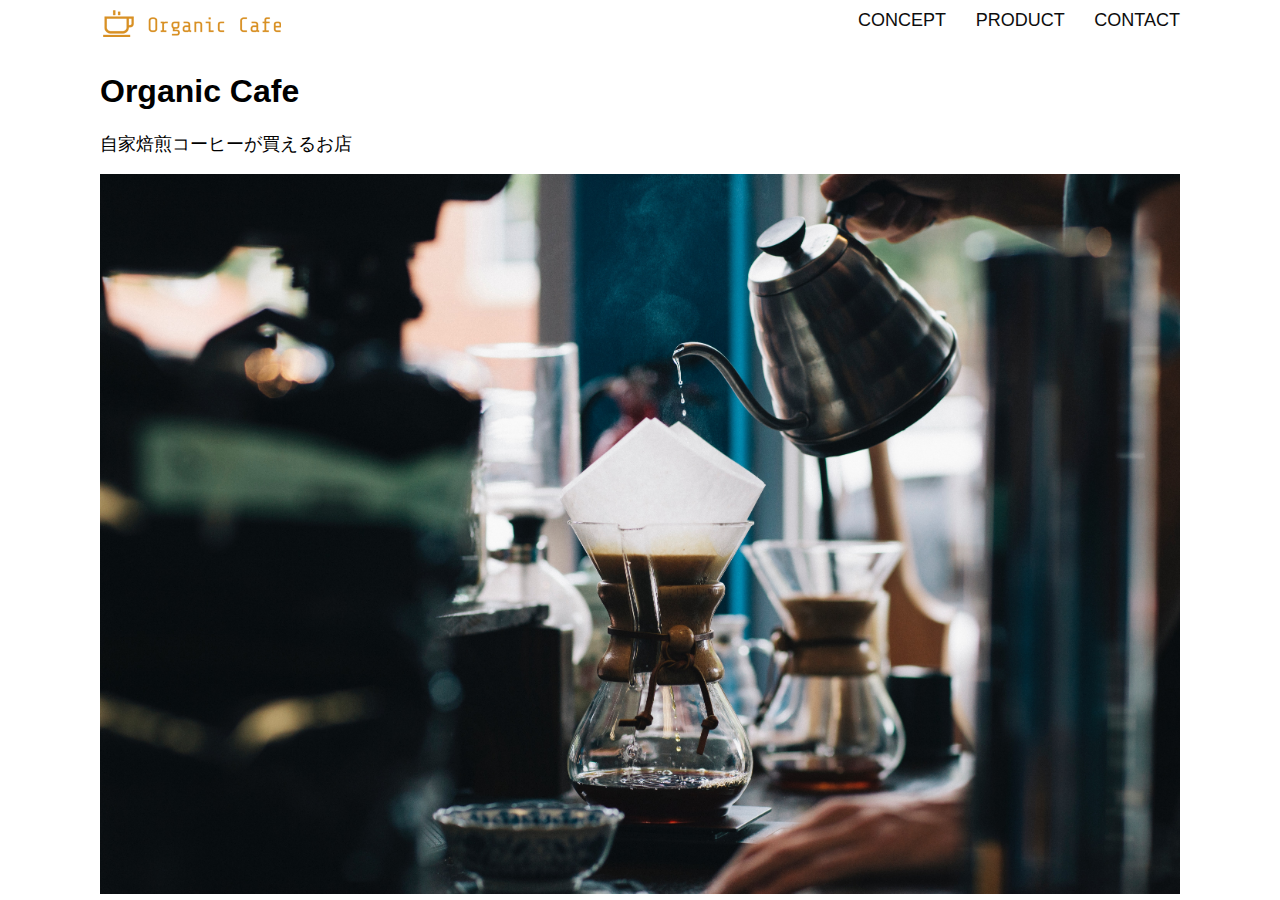
<file: html-css-kadai_13/index.html>
<!DOCTYPE html>
<html>
<head>
  <title>title</title>
  <meta name="description" content="html-css-kadai_13の課題です。">
  <meta charset="UTF-8">
  <meta name="viewport" content="width=device-width,initial-scale=1.0">
  <link rel="stylesheet" href="style.css">
</head>
<body>
  <header>
    <!--ロゴ-->
    <a href="index.html" id="logo"><img src="images/logo.png" alt="トップページに戻る"></a>
    <!--PC用ナビゲーション-->
    <nav id="nav-pc">
      <a href="index.html#concept">CONCEPT</a>
      <a href="index.html#PRODUCT">PRODUCT</a>
      <a href="index.html#contact">CONTACT</a>
    </nav>
    <!--スマホ用ナビゲーション-->
    <img id="menu-sp" src="images/button-menu.png" alt="ナビゲーションを開く" onclick="document.getElementById('nav-sp').style.display = 'block';">
    <nav id="nav-sp">
      <img id="close" src="images/button-close.png" alt="ナビゲーションを閉じる" onclick="document.getElementById('nav-sp').style.display = 'none';">
      <a id="logo-sp" href="index.html"  onclick="document.getElementById('nav-sp').style.display='none'" ><img src="images/logo-sp.png" alt="トップページに戻る"></a>
      <a class="menu" href="index.html#concept"  onclick="document.getElementById('nav-sp').style.display='none';">CONCEPT</a>
      <a class="menu" href="index.html#product" onclick="document.getElementById('nav-sp').style.display='none';">PRODUCT</a>
      <a class="menu" href="index.html#contact"  onclick="document.getElementById('nav-sp').style.display='none';">CONTACT</a>
    </nav>
  </header>
  <main>
    <article>
      <section id="main-visual">
        <div id="main-message">
          <h1>Organic Cafe</h1>
          <p>自家焙煎コーヒーが買えるお店</p>
        </div>
        <img src="images/main-image.jpg" alt="コーヒーを入れる写真">
      </section>
    </article>
  </main>
</body>
</html>
</file>
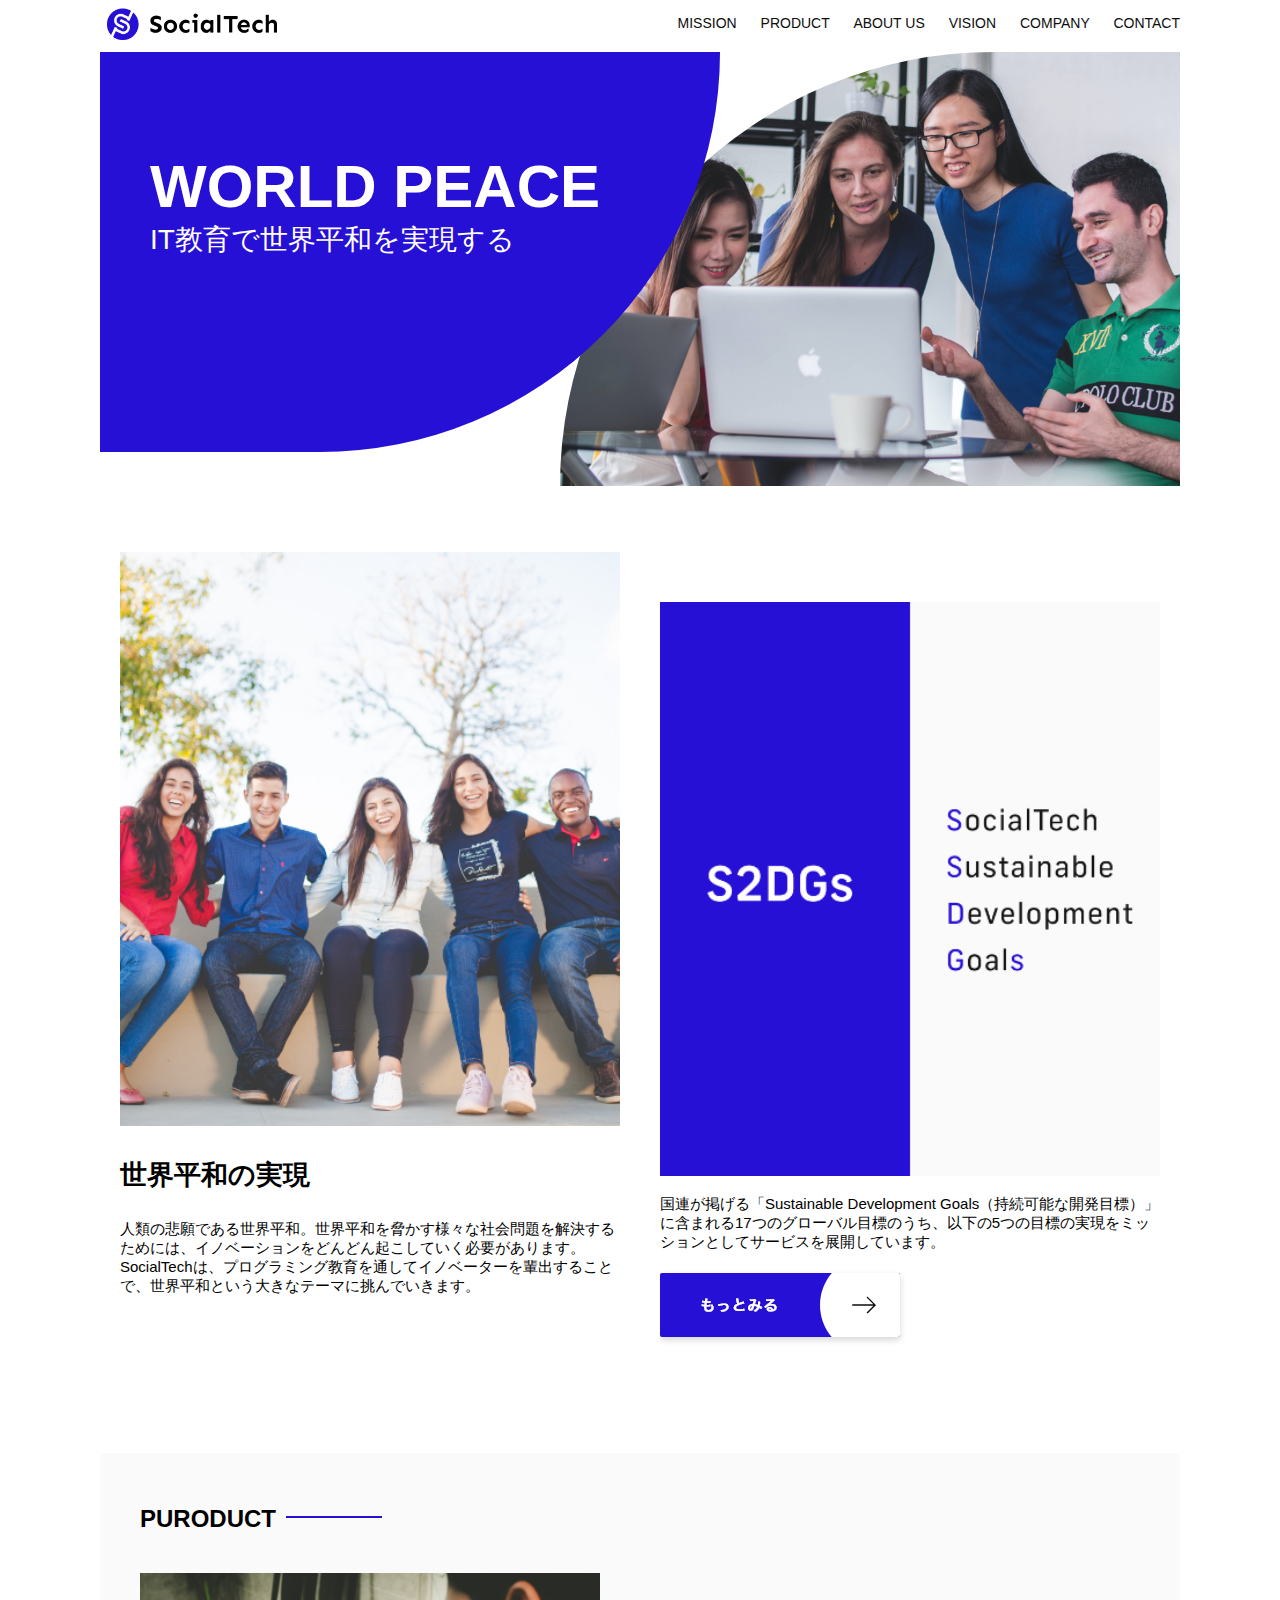
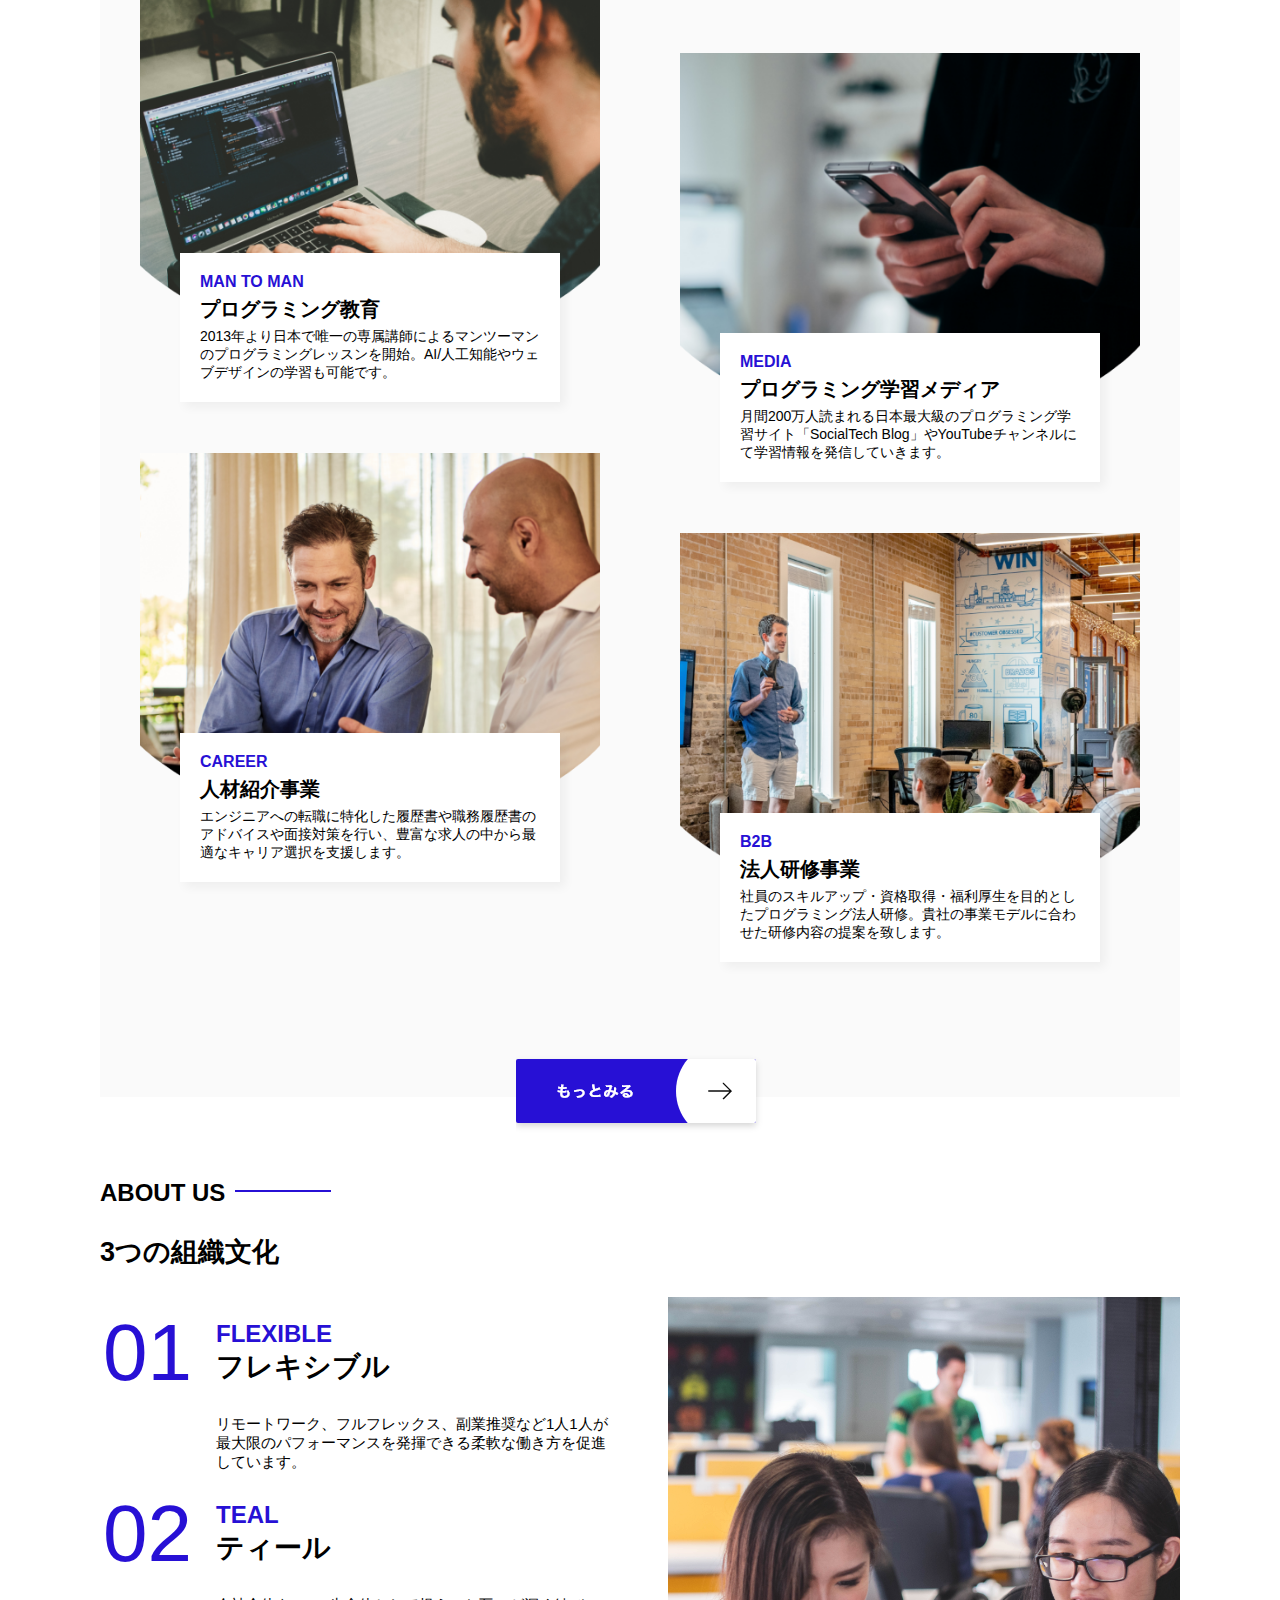
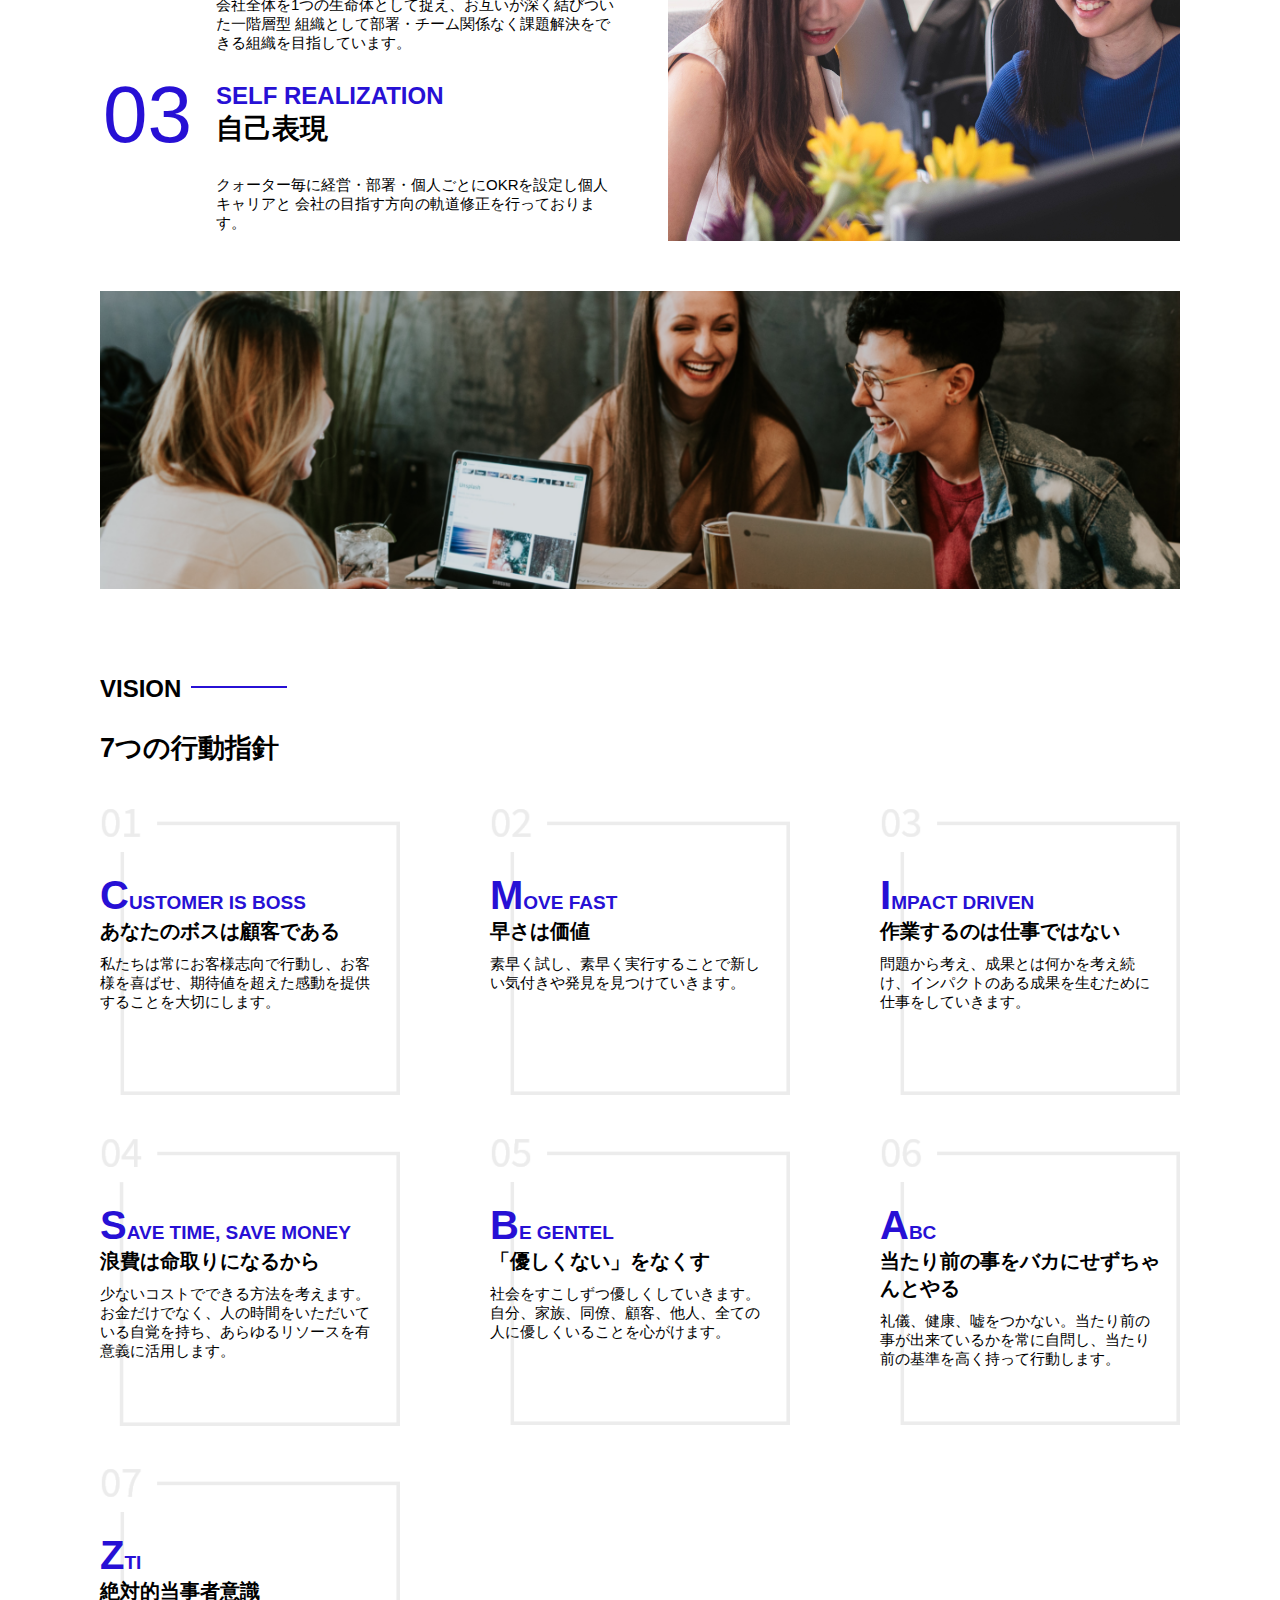
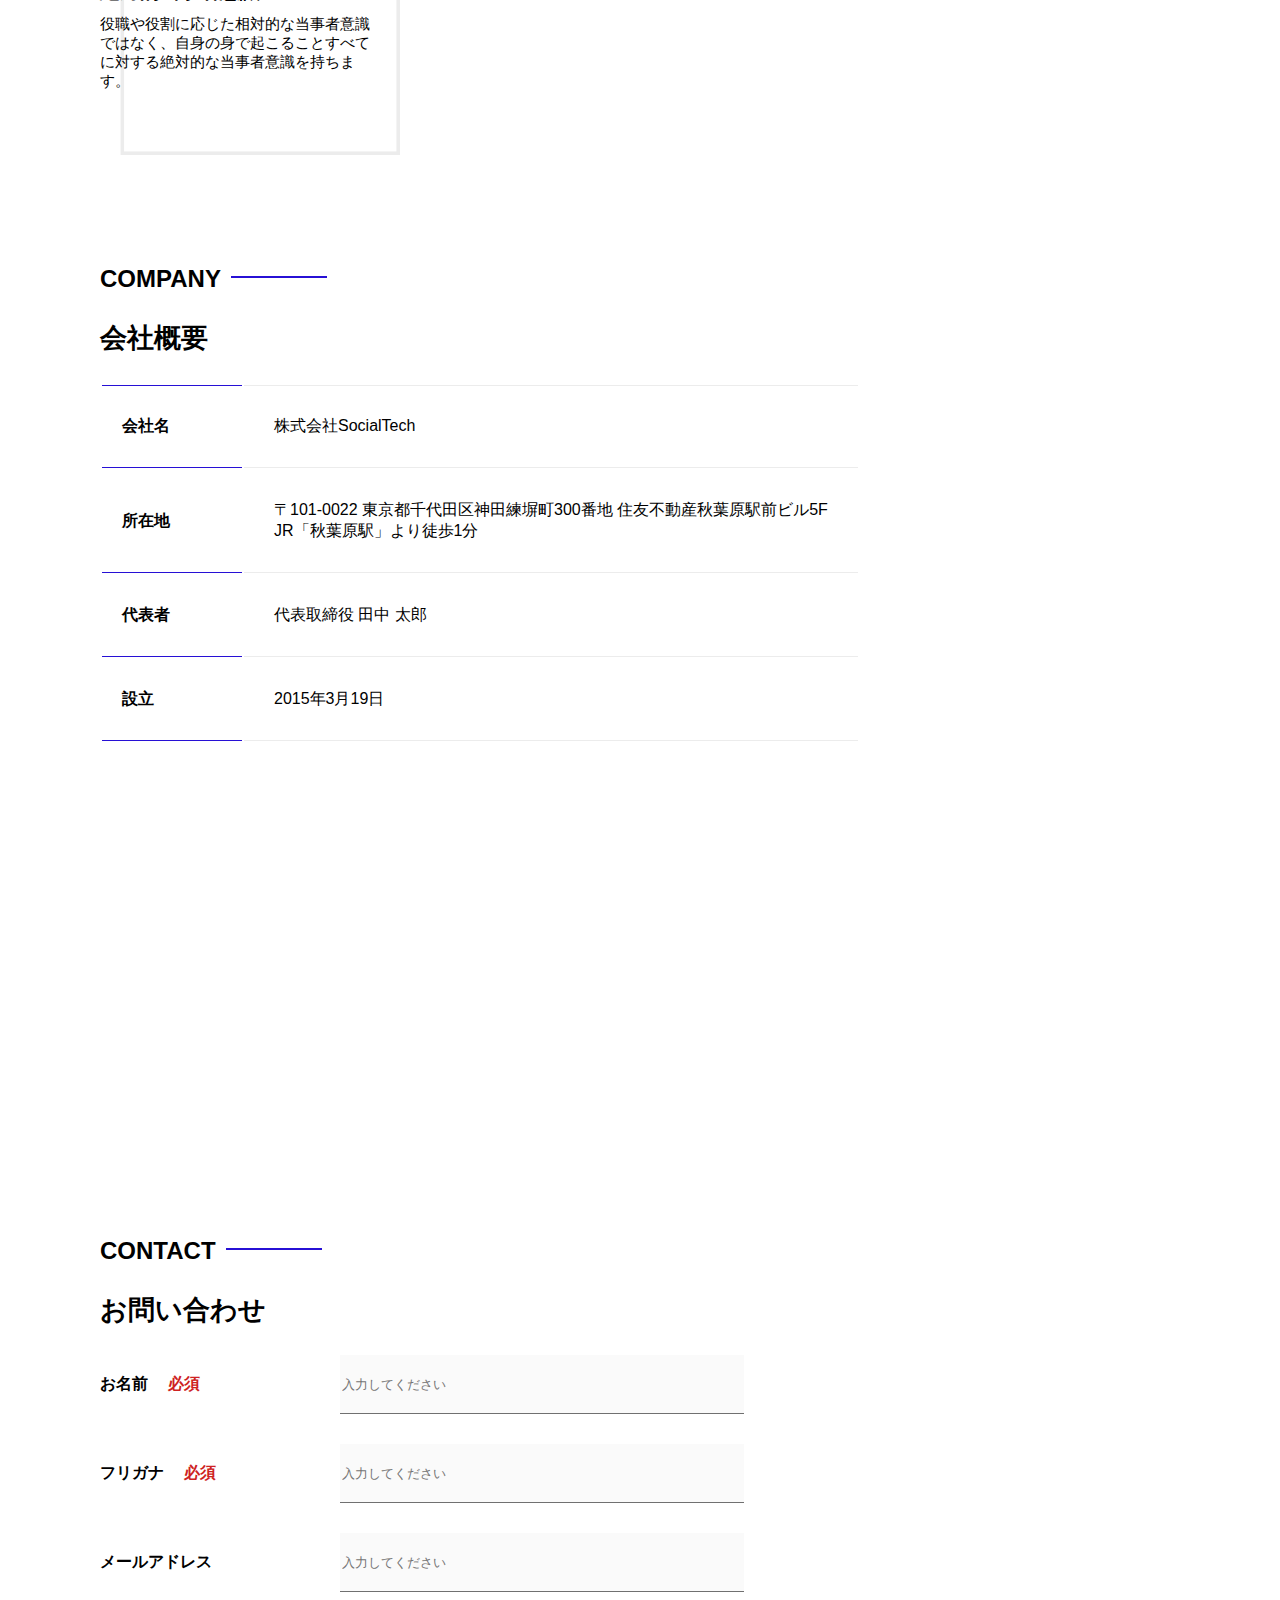
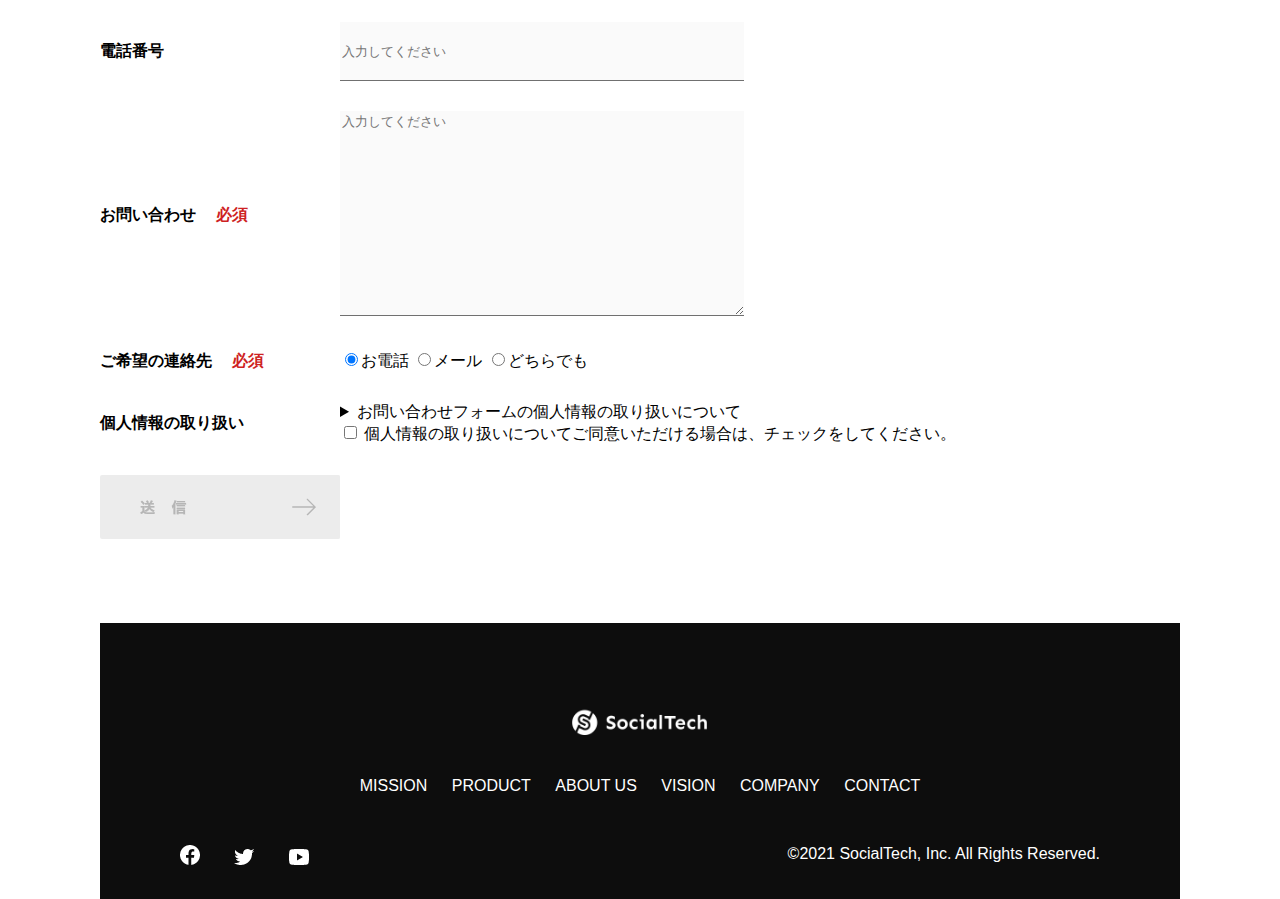
<file: kadai_tutorial_output/index.html>
<!DOCTYPE html>
<html>
  <head>
    <title>Socialtech</title>
    <meta name="description" content="SocialTechはEdTech業界のリーディングカンパニーを目指します。">
    <meta charset="utf-8">
    <meta name="viewport" content="width=device-width,initial-scale=1.0">
    <link rel="stylesheet" href="style.css">
  </head>
  <body>
    <header>
      <a href="index.html" id="logo"><img src="images/logo.png" alt="トップページに戻る"></a>
      <!--PCナビゲーション-->
      <nav id="nav-pc">
        <a href="mission.html">MISSION</a>
        <a href="product.html">PRODUCT</a>
        <a href="index.html#aboutus">ABOUT US</a>
        <a href="index.html#vision">VISION</a>
        <a href="index.html#company">COMPANY</a>
        <a href="index.html#contact">CONTACT</a>
      </nav>
      <!--スマホ用メニューボタン-->
      <img id="menu-sp" src="images/button-menu.png" alt="ナビゲーションを開く" onclick="document.getElementById('nav-sp').style.display = 'block';">
      <nav id="nav-sp">
        <img id="close" src="images/button-close.png" alt="ナビゲーションを閉じる"onclick="document.getElementById('nav-sp').style.display='none';">
        <a id="logo-sp" href="index.html" onclick="document.getElementById('nav-sp').style.display='none';"><img src="images/logo-sp.png" alt="トップページに戻る"></a>
        <a class="menu" href="mission.html" onclick="document.getElementById('nav-sp').style.display='none';">MISSION</a>
        <a class="menu" href="product.html" onclick="document.getElementById('nav-sp').style.display='none';">PRODUCT</a>
        <a class="menu" href="index.html#aboutus" onclick="document.getElementById('nav-sp').style.display='none';">ABOUT US</a>
        <a class="menu" href="index.html#vission" onclick="document.getElementById('nav-sp').style.display='none';">VISION</a>
        <a class="menu" href="index.html#company" onclick="document.getElementById('nav-sp').style.display='none';">COMPANY</a>
        <a class="menu" href="index.html#contact" onclick="document.getElementById('nav-sp').style.display='none';">CONTACT</a>
        <div id="sns">
          <a href="https://www.facebook.com/sejuku2013"><img src="images/button-facebook.png" alt="Facebookのリンク"></a>
          <a href="https://twitter.com/samuraijuku"><img src="images/button-twitter.png" alt="Twitterのリンク"></a>
          <a href="https://www.youtube.com/channel/UCCFOQO5aDK0xXam4cUQXT8g"><img src="images/button-youtube.png" alt="YouTubeのリンク"></a>
        </div>
      </nav> 
    </header>
  
  <!--======== 後略 ========-->
  
    </header>
    <main>
      <article>
       <!--メインビジュアル-->
       <section id="main-visual">
         <div id="main-message">
          <h1>WORLD PEACE</h1>
          <p>IT教育で世界平和を実現する</p>
         </div>
         <img src="images/index/index-main.png" alt="PCの周りに集まる多籍国の仲間たち">
       </section>
       <!--ミッション-->
       <section id="mission">
        <div id="mission-flex">
          <div>
            <img id="mission-photo" src="images/index/index-mission.png" alt="屋外のベンチで写真を撮影する多国籍の仲間たち">
            <h3>世界平和の実現</h3>
            <p>
              人類の悲願である世界平和。世界平和を脅かす様々な社会問題を解決するためには、イノベーションをどんどん起こしていく必要があります。SocialTechは、プログラミング教育を通してイノベーターを輩出することで、世界平和という大きなテーマに挑んでいきます。
            </p>
          </div>
          <div>
           <img id="s2dgs" src="images/index/s2dgs.png" alt="s2dgs">
           <p>
            国連が掲げる「Sustainable Development Goals（持続可能な開発目標）」に含まれる17つのグローバル目標のうち、以下の5つの目標の実現をミッションとしてサービスを展開しています。
           </p>
           <a href="mission.html">
             <img src="images/button-more.png" alt="もっとみる">
           </a>
          </div>
        </div>
       </section>
       <!--プロダクト-->
       <section id="product">
         <h2 class="index-h2">PURODUCT</h2>
         <div>
           <div id="product-left">
             <div>
               <img class="product-photo" src="images/index/index-mantoman.png" alt="PCでコードを書く男性">
               <div class="product-explain">
                 <span>MAN TO MAN</span>
                 <h3>プログラミング教育</h3>
                 <p>2013年より日本で唯一の専属講師によるマンツーマンのプログラミングレッスンを開始。AI/人工知能やウェブデザインの学習も可能です。</p>
               </div>
              </div>
              <div>
               <img class="product-photo" src="images/index/index-career.png" alt="笑顔で話し合う2人の男性">
               <div class="product-explain">
                 <span>CAREER</span>
                 <h3>人材紹介事業</h3>
                 <p>エンジニアへの転職に特化した履歴書や職務履歴書のアドバイスや面接対策を行い、豊富な求人の中から最適なキャリア選択を支援します。</p>
               </div>
             </div>
           </div>
           <div id="product-right">
             <div>
               <img class="product-photo" src="images/index/index-media.png" alt="スマートフォンを操作する人">
               <div class="product-explain">
                 <span>MEDIA</span>
                 <h3>プログラミング学習メディア</h3>
                 <p>月間200万人読まれる日本最大級のプログラミング学習サイト「SocialTech Blog」やYouTubeチャンネルにて学習情報を発信していきます。</p>
               </div>
             </div>
             <div>
               <img class="product-photo" src="images/index/index-b2b.png" alt="講演中の男性とそれを聴く人">
               <div class="product-explain">
                 <span>B2B</span>
                 <h3>法人研修事業</h3>
                 <p>社員のスキルアップ・資格取得・福利厚生を目的としたプログラミング法人研修。貴社の事業モデルに合わせた研修内容の提案を致します。</p>
               </div>
             </div> 
           </div>
         </div>
         <div>
           <a id="product-more" href="product.html">
             <img src="images/button-more.png" alt="もっとみる">
           </a>
         </div>
       </section>
       <section id="aboutus">
         <h2 class="index-h2">ABOUT US</h2>
         <h3>3つの組織文化</h3>
         <div>
           <table class="culture-table">
             <tr>
               <td>
                 <span class="culture-num">01</span>
               </td>
               <td>
                 <span class="culture-en">FLEXIBLE</span>
                 <span class="culture-jp">フレキシブル</span>
               </td>
             </tr>
             <tr>
               <td>
                 <!--空のセル-->
               </td>
               <td>
                 <p class="culture-description">
                  リモートワーク、フルフレックス、副業推奨など1人1人が最大限のパフォーマンスを発揮できる柔軟な働き方を促進しています。
                 </p>
               </td>
             </tr>
             <tr>
               <td>
                 <span class="culture-num">02</span>
               </td>
               <td>
                 <span class="culture-en">TEAL</span>
                 <span class="culture-jp">ティール</span>
               </td>
             </tr>
             <tr>
               <td>
                 <!--空のセル-->
               </td>
               <td>
               <p class="culture-description">
                 会社全体を1つの生命体として捉え、お互いが深く結びついた一階層型
                 組織として部署・チーム関係なく課題解決をできる組織を目指しています。
               </p>
               </td>
             </tr>
             <tr>
               <td>
                 <span class="culture-num">03</span>
               </td>
               <td>
                 <span class="culture-en">SELF REALIZATION</span>
                 <span class="culture-jp">自己表現</span>
               </td>
             </tr>
             <tr>
               <td>
                 <!--空のセル-->
               </td>
               <td>
               <p class="culture-description">
                 クォーター毎に経営・部署・個人ごとにOKRを設定し個人キャリアと
                 会社の目指す方向の軌道修正を行っております。
                </p>
               </td>
            </tr>
           </table>
            <img class="culture-img" src="images/index/index-aboutus1.png" alt="笑顔で話し合う2人の女性">
         </div>
          <img class="culture-img2" src="images/index/index-aboutus2.png" alt="笑顔で話し合う3人の女性">
        </section>
        <!--VISION-->
        <section id="vision">
          <h2 class="index-h2">VISION</h2>
          <h3>7つの行動指針</h3>
          <div>
            <div class="vision-box">
              <img src="images/index/vision-01.png" alt="01">
              <span>
                <h4>CUSTOMER IS BOSS</h4>
                <h5>あなたのボスは顧客である</h5>
                <p>私たちは常にお客様志向で行動し、お客様を喜ばせ、期待値を超えた感動を提供することを大切にします。</p>
              </span>
            </div>
            <div class="vision-box">
              <img src="images/index/vision-02.png" alt="02">
              <span>
                <h4>MOVE FAST</h4>
                <h5>早さは価値</h5>
                <p>素早く試し、素早く実行することで新しい気付きや発見を見つけていきます。</p>
              </span>
            </div>
            <div class="vision-box">
              <img src="images/index/vision-03.png" alt="03">
              <span>
                <h4>IMPACT DRIVEN</h4>
                <h5>作業するのは仕事ではない</h5>
                <p>問題から考え、成果とは何かを考え続け、インパクトのある成果を生むために仕事をしていきます。</p>
              </span>
            </div>
            <div class="vision-box">
              <img src="images/index/vision-04.png" alt="04">
              <span>
                <h4>SAVE TIME, SAVE MONEY</h4>
                <h5>浪費は命取りになるから</h5>
                <p>少ないコストでできる方法を考えます。お金だけでなく、人の時間をいただいている自覚を持ち、あらゆるリソースを有意義に活用します。</p>
              </span>
            </div>
            <div class="vision-box">
              <img src="images/index/vision-05.png" alt="05">
              <span>
                <h4>BE GENTEL</h4>
                <h5>「優しくない」をなくす</h5>
                <p>社会をすこしずつ優しくしていきます。自分、家族、同僚、顧客、他人、全ての人に優しくいることを心がけます。</p>
              </span>
            </div>
            <div class="vision-box">
              <img src="images/index/vision-06.png" alt="06">
              <span>
                <h4>ABC</h4>
                <h5>当たり前の事をバカにせずちゃんとやる</h5>
                <p>礼儀、健康、嘘をつかない。当たり前の事が出来ているかを常に自問し、当たり前の基準を高く持って行動します。</p>
              </span>
            </div>
            <div class="vision-box">
              <img src="images/index/vision-07.png" alt="07">
              <span>
                <h4>ZTI</h4>
                <h5>絶対的当事者意識</h5>
                <p>役職や役割に応じた相対的な当事者意識ではなく、自身の身で起こることすべてに対する絶対的な当事者意識を持ちます。</p>
              </span>
            </div>
          </div>
        </section>
        <!--COMPANY-->
        <section id="company">
          <h2 class="index-h2">COMPANY</h2>
          <h3>会社概要</h3>
           <table id="company-table">
             <tr>
               <th class="tableheader-first">会社名</th>
               <td class="cell-first">株式会社SocialTech</td>
             </tr>
             <tr>
               <th class="tableheader">所在地</th>
               <td class="cell">〒101-0022 東京都千代田区神田練塀町300番地 住友不動産秋葉原駅前ビル5F
               <br>JR「秋葉原駅」より徒歩1分</td>
             </tr>
             <tr>
               <th class="tableheader">代表者</th>
               <td class="cell">代表取締役 田中 太郎</td>
             </tr>
             <tr>
               <th class="tableheader">設立</th>
               <td class="cell">2015年3月19日</td>
             </tr>
           </table>
           <iframe
            src="https://www.google.com/maps/embed?pb=!1m18!1m12!1m3!1d3240.0688551336807!2d1039.7720776771055!3d35.69992317258124!2m3!1f0!2f0!3f0!3m2!1i1024!2i768!4f13.1!3m3!1m2!1s0x60188fee13660e23%3A0x77137876edf742ac!2z5L2P5Y-L5LiN5YuV55Sj56eL6JGJ5Y6f6aeF5YmN44OT44Or!5e0!3m2!1sja!2sjp!4v1704858013291!5m2!1sja!2sjp"
            style="border:0;" allowfullscreen="" loading="lazy">
           </iframe>
        </section>
        <!--お問い合わせフォーム-->
        <section id="contact">
          <h2 class="index-h2">CONTACT</h2>
          <h3>お問い合わせ</h3>
          <form>
             <div>
               <div class="contact-heading">
                 <label class="contact-label">お名前<span class="contact-span">必須</span></label>
               </div>
               <div>
                 <input type="text" name="hurigana" placeholder="入力してください" class="contact-textbox">
               </div>
             </div>
             <div>
               <div class="contact-heading">
                 <label class="contact-label">フリガナ<span class="contact-span">必須</span></label>
               </div>
               <div>
                 <input type="text" name="hurigana" placeholder="入力してください" class="contact-textbox">
               </div>
             </div>
             <div>
               <div class="contact-heading">
                 <label class="contact-label">メールアドレス<span class="contact-span"></span></label>
               </div>
               <div>
                 <input type="text" name="email" placeholder="入力してください" class="contact-textbox">
               </div>
             </div>
             <div>
               <div class="contact-heading">
                 <label class="contact-label">電話番号</label>
               </div>
               <div>
                 <input type="text" name="tel" placeholder="入力してください" class="contact-textbox">
               </div>
             </div>
             <div>
               <div class="contact-heading">
                 <label class="contact-label">お問い合わせ<span class="contact-span">必須</span></label>
               </div>
               <div>
                 <textarea class="contact-textarea" placeholder="入力してください" name="message"></textarea>
               </div>
             </div>
             <div>
               <div class="contact-heading">
                  <label class="contact-label">ご希望の連絡先<span class="contact-span">必須</span></label>
               </div>
               <div>
                 <input class="radiobutton" type="radio" value="tel" name="contact" checked><label>お電話</label>
                 <input class="radiobutton" type="radio" value="mail" name="contact"><label>メール</label>
                 <input class="radiobutton" type="radio" value="both" name="contact"><label>どちらでも</label>
               </div>
             </div>
             <div>
               <div class="contact-heading">
                 <label class="contact-label">個人情報の取り扱い</label>
               </div>
               <div>
                 <details>
                   <summary>お問い合わせフォームの個人情報の取り扱いについて</summary>
                   <div>
                     <span>１．組織の名称又は氏名</span><br>
                      株式会社SocialTech<br><br>
                      <span>２．個人情報保護管理者（若しくはその代理人）の氏名又は職名、所属及び連絡先
                      鈴木 一郎 コーポレート部</span><br>
                      メールアドレス:samurai@example.com<br>
                      TEL:03-1234-5678<br>
                      <span>３．個人情報の利用目的</span><br>
                      ・本サービス及び本サービスに関連する情報の提供又はそれらに関する連絡のため<br>
                      ・ユーザーの本人確認のため<br>
                      ・当社サービスのご案内のため<br>
                      ・当社の商品等の広告または宣伝（電子メールによるものを含むものとします。）<br><br>
                      <span>４．個人情報の取り扱い業務の委託</span><br>
                      個人情報の取扱業務の全部または一部を外部に業務委託する場合があります。<br>
                      その際、弊社は、個人情報を適切に保護できる管理体制を敷き実行していることを条件として<br>
                      委託先を厳選したうえで、機密保持契約を委託先と締結し、お客様の個人情報を厳密に管理させます。<br><br>
                      <span>５．個人情報の開示等の請求</span><br>
                      お客様は、弊社に対してご自身の個人情報の開示等（利用目的の通知、開示、内容の訂正・追加・削除、利用の停止または消去、第三者への提供の停止）に関して、当社問合わせ窓口に申し出ることができます。<br>
                      その際、弊社はお客様ご本人を確認させていただいたうえで、合理的な期間内に対応いたします。<br><br>
                      なお、個人情報に関する弊社問合わせ先は、次の通りです。<br><br>
                      株式会社SocialTech 個人情報問合せ窓口<br>
                      〒101-0022 東京都千代田区神田練塀町300番地 住友不動産秋葉原駅前ビル5F<br>
                      メールアドレス:samurai@example.com TEL:03-1234-5678<br><br>
                      <span>６．個人情報を提供されることの任意性について</span><br><br>
                      お客様がご自身の個人情報を弊社に提供されるか否かは、お客様のご判断によりますが、もしご提供されない場合には、適切なサービスが提供できない場合がありますので予めご了承ください。
                   </div>
                 </details>
                 <input type="checkbox" name="agree">
                 <span>個人情報の取り扱いについてご同意いただける場合は、チェックをしてください。</span>
               </div>
             </div>
             <input type="image" src="images/button-submit.png" alt="送信する">
          </form>
        </section>
      </article>
      <footer>
         <div id="footer-logo">
           <img src="images/logo-sp.png" alt="Socialtech">
         </div>
         <div id="footer-link">
           <a href="mission.html">MISSION</a>
           <a href="product.html">PRODUCT</a>
           <a href="index.html#aboutus">ABOUT US</a>
           <a href="index.html#vision">VISION</a>
           <a href="index.html#company">COMPANY</a>
           <a href="index.html#contact">CONTACT</a>
         </div>
         <div id="sns-footer">
           <a href="https://www.facebook.com/sejuku2013"><img src="images/button-facebook.png" alt="Facebookのリンク"></a>
           <a href="https://twitter.com/samuraijuku"><img src="images/button-twitter.png" alt="twitterのリンク"></a>
           <a href="https://www.youtube.com/channel/UCCFOQO5aDK0xXam4cUQXT8g"><img src="images/button-youtube.png" alt="YouTubeのリンク"></a>
             <span id="copyright">&copy;2021 SocialTech, Inc. All Rights Reserved.</span>
         </div>
      </footer>
    </main>
  </body>
</html>
</file>
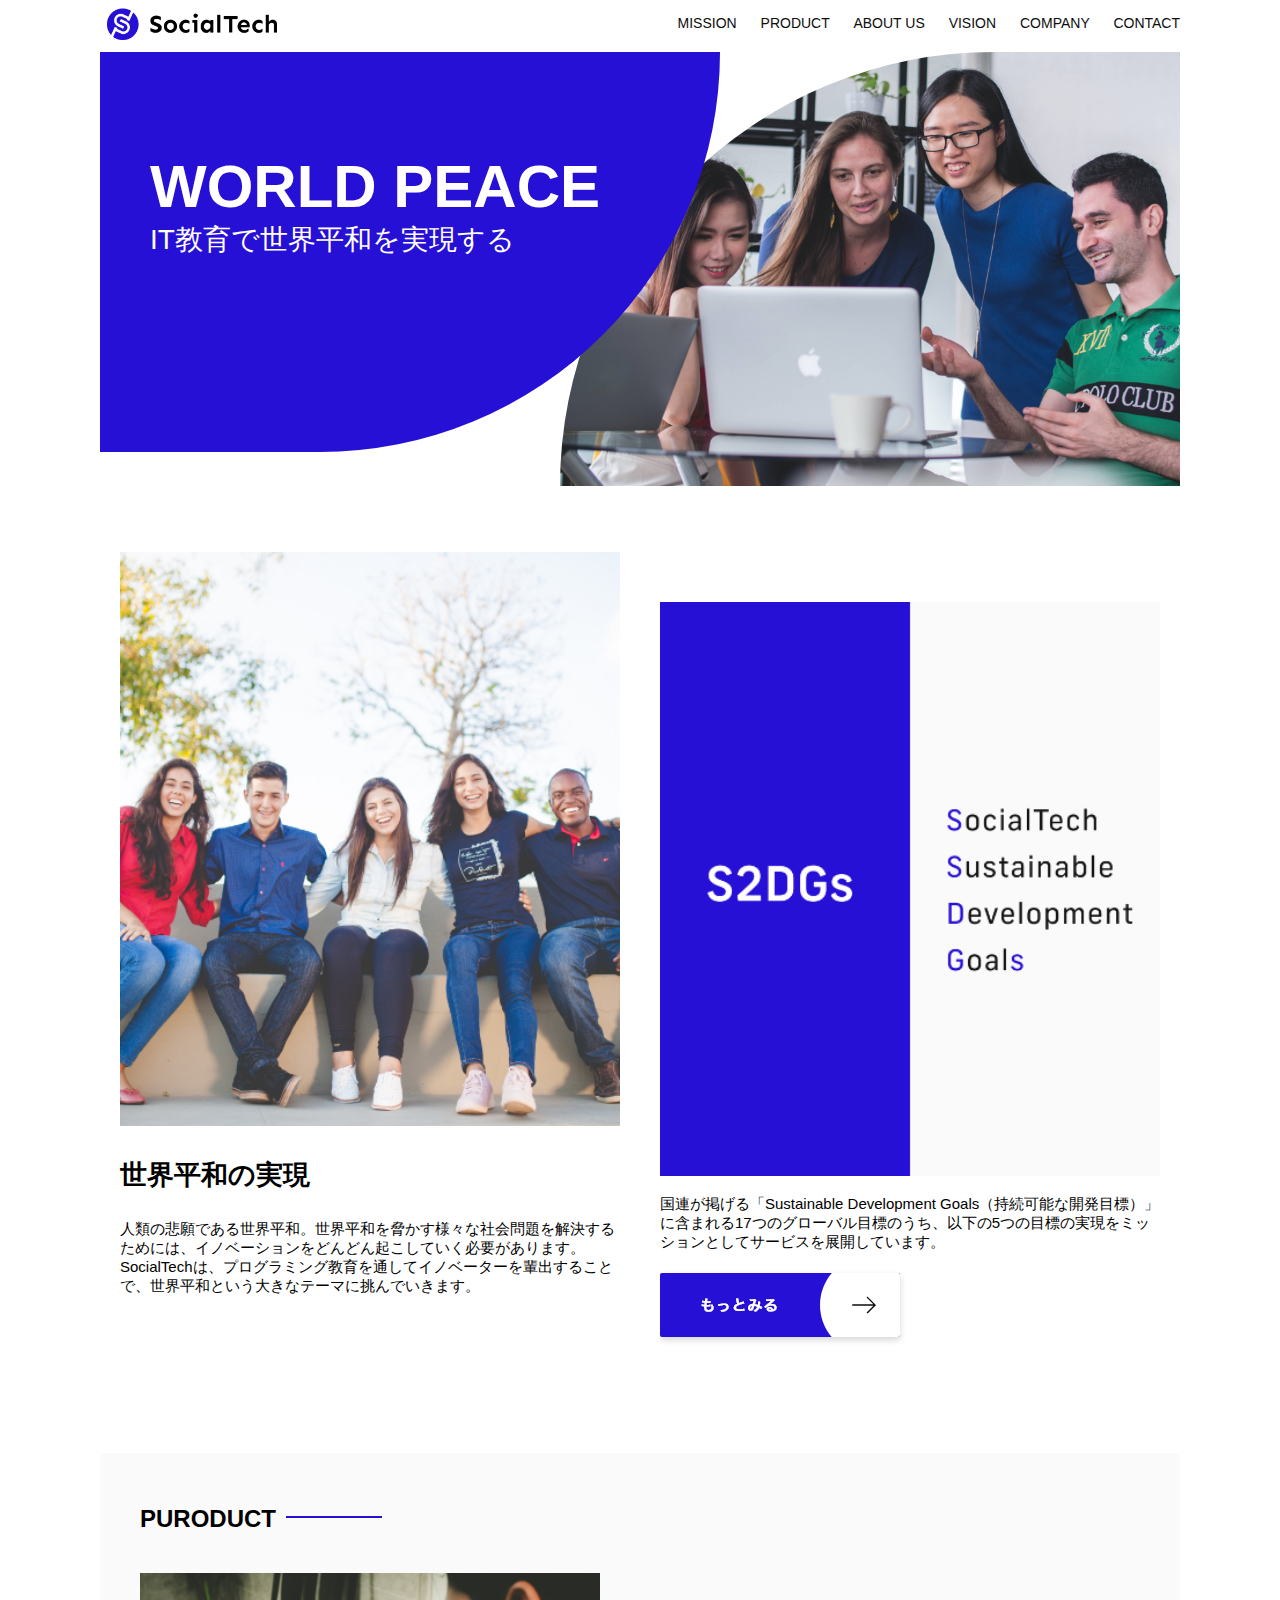
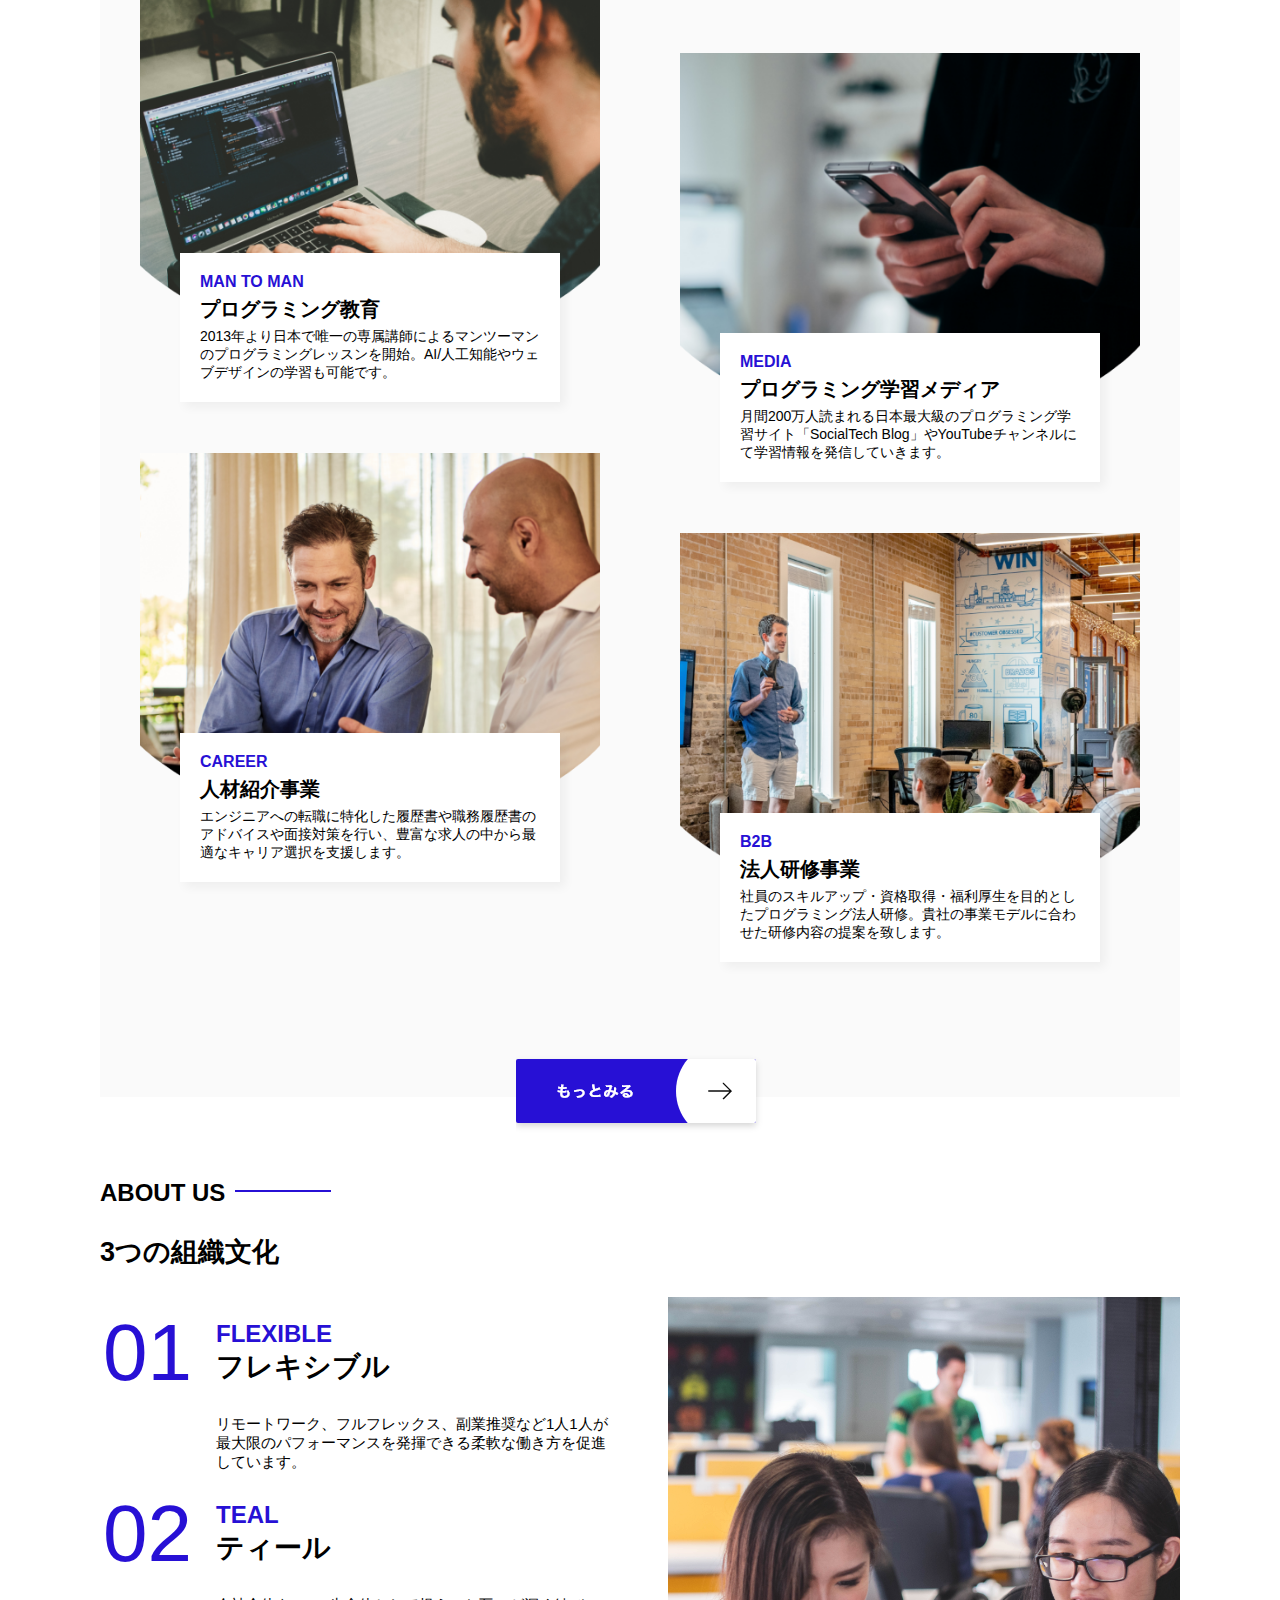
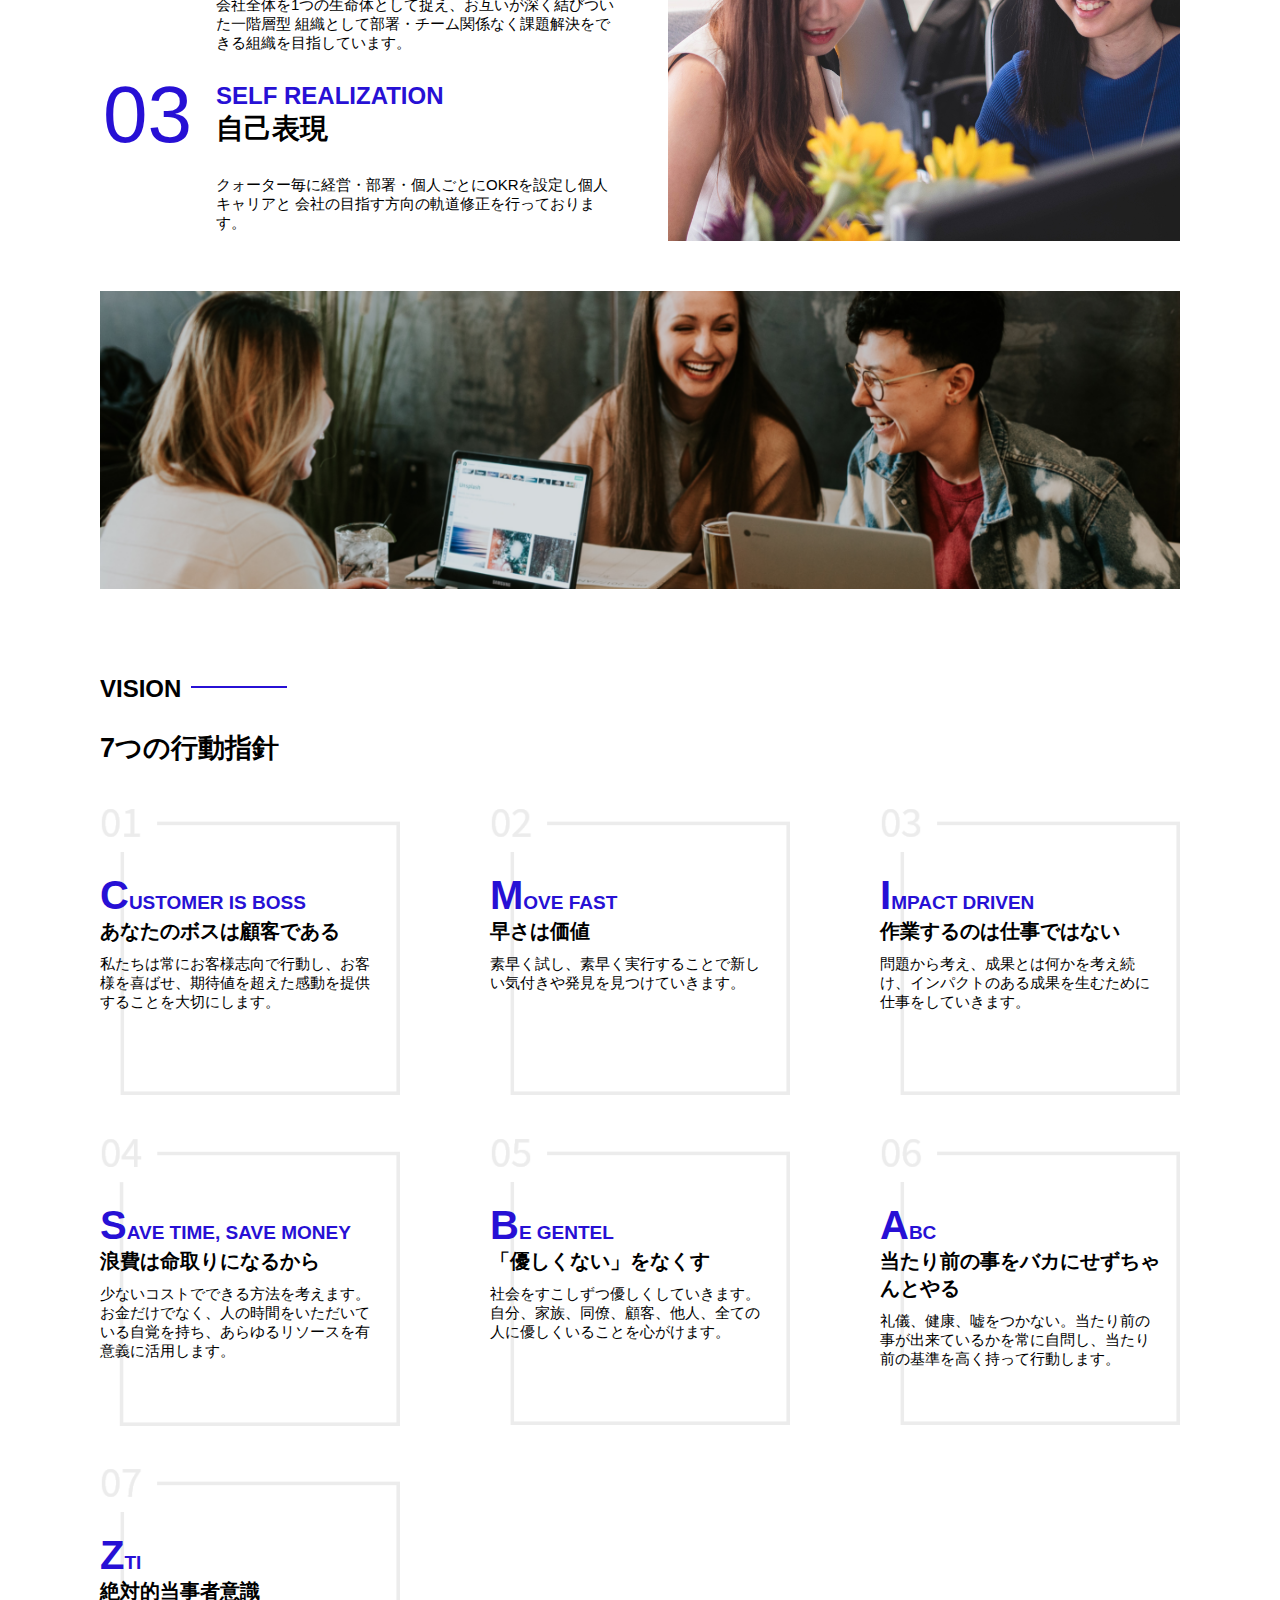
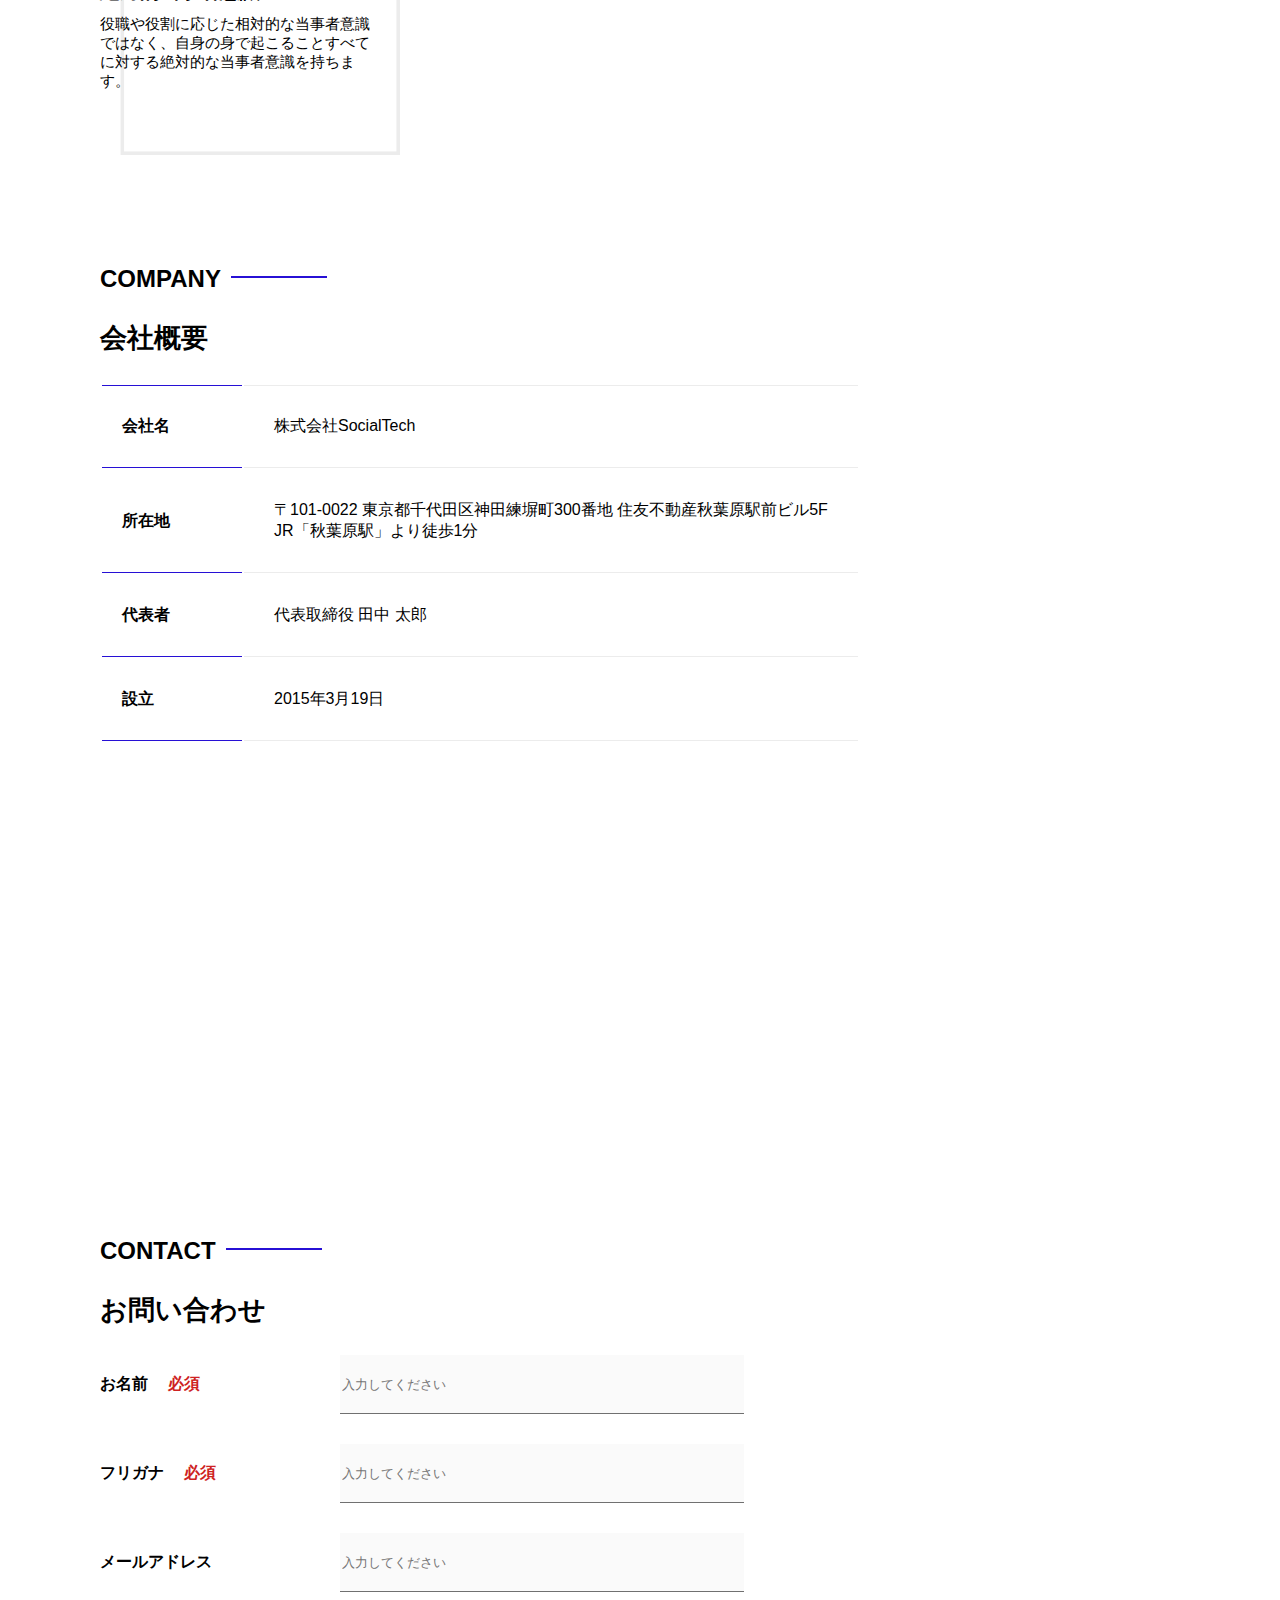
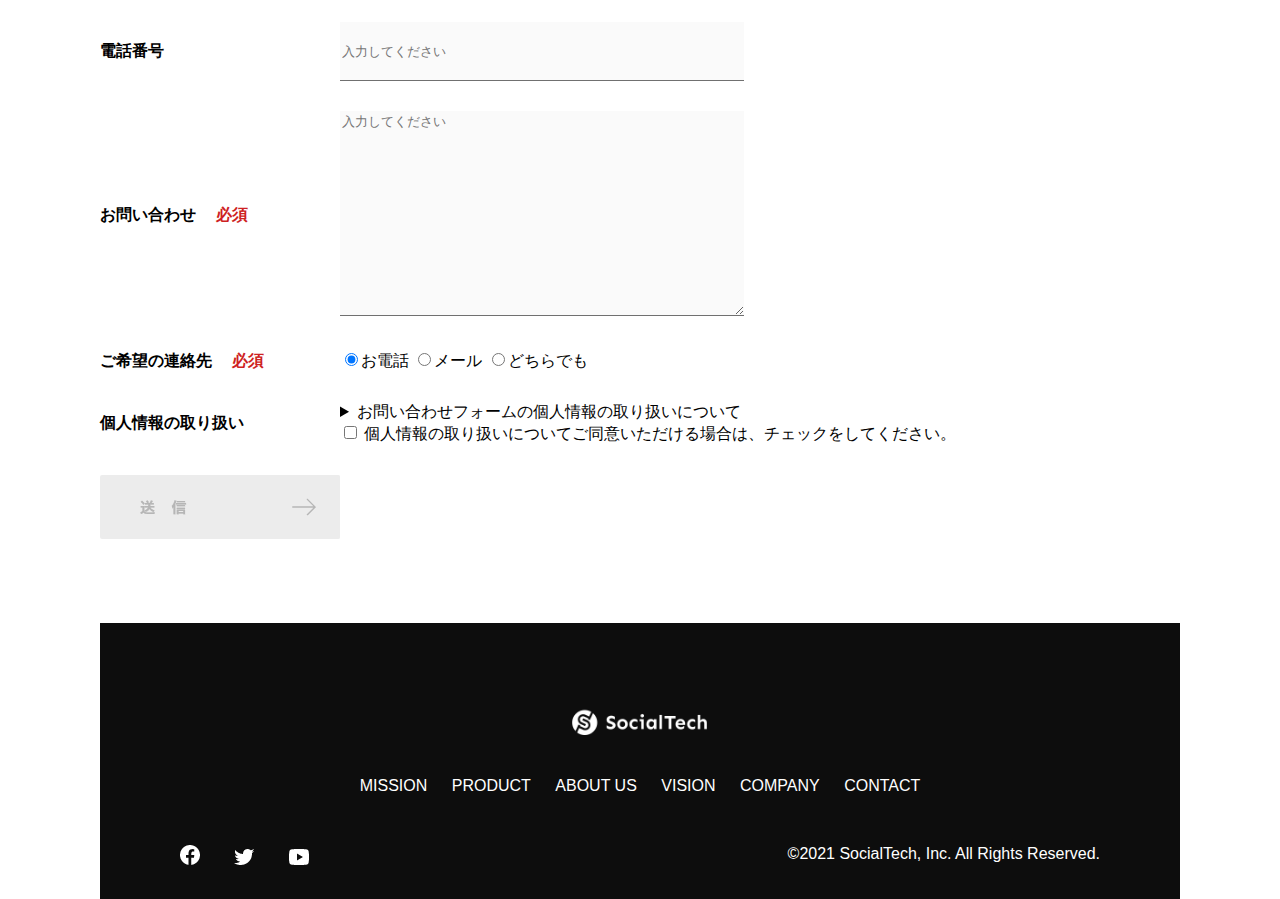
<file: socialtech/index.html>
<!DOCTYPE html>
<html>
  <head>
    <title>Socialtech</title>
    <meta name="description" content="SocialTechはEdTech業界のリーディングカンパニーを目指します。">
    <meta charset="utf-8">
    <meta name="viewport" content="width=device-width,initial-scale=1.0">
    <link rel="stylesheet" href="style.css">
  </head>
  <body>
    <header>
      <a href="index.html" id="logo"><img src="images/logo.png" alt="トップページに戻る"></a>
      <!--PCナビゲーション-->
      <nav id="nav-pc">
        <a href="mission.html">MISSION</a>
        <a href="product.html">PRODUCT</a>
        <a href="index.html#aboutus">ABOUT US</a>
        <a href="index.html#vision">VISION</a>
        <a href="index.html#company">COMPANY</a>
        <a href="index.html#contact">CONTACT</a>
      </nav>
    </header>
    <main>
      <article>
       <!--メインビジュアル-->
       <section id="main-visual">
         <div id="main-message">
          <h1>WORLD PEACE</h1>
          <p>IT教育で世界平和を実現する</p>
         </div>
         <img src="images/index/index-main.png" alt="PCの周りに集まる多籍国の仲間たち">
       </section>
       <!--ミッション-->
       <section id="mission">
        <div id="mission-flex">
          <div>
            <img id="mission-photo" src="images/index/index-mission.png" alt="屋外のベンチで写真を撮影する多国籍の仲間たち">
            <h3>世界平和の実現</h3>
            <p>
              人類の悲願である世界平和。世界平和を脅かす様々な社会問題を解決するためには、イノベーションをどんどん起こしていく必要があります。SocialTechは、プログラミング教育を通してイノベーターを輩出することで、世界平和という大きなテーマに挑んでいきます。
            </p>
          </div>
          <div>
           <img id="s2dgs" src="images/index/s2dgs.png" alt="s2dgs">
           <p>
            国連が掲げる「Sustainable Development Goals（持続可能な開発目標）」に含まれる17つのグローバル目標のうち、以下の5つの目標の実現をミッションとしてサービスを展開しています。
           </p>
           <a href="mission.html">
             <img src="images/button-more.png" alt="もっとみる">
           </a>
          </div>
        </div>
       </section>
       <!--プロダクト-->
       <section id="product">
         <h2 class="index-h2">PURODUCT</h2>
         <div>
           <div id="product-left">
             <div>
               <img class="product-photo" src="images/index/index-mantoman.png" alt="PCでコードを書く男性">
               <div class="product-explain">
                 <span>MAN TO MAN</span>
                 <h3>プログラミング教育</h3>
                 <p>2013年より日本で唯一の専属講師によるマンツーマンのプログラミングレッスンを開始。AI/人工知能やウェブデザインの学習も可能です。</p>
               </div>
              </div>
              <div>
               <img class="product-photo" src="images/index/index-career.png" alt="笑顔で話し合う2人の男性">
               <div class="product-explain">
                 <span>CAREER</span>
                 <h3>人材紹介事業</h3>
                 <p>エンジニアへの転職に特化した履歴書や職務履歴書のアドバイスや面接対策を行い、豊富な求人の中から最適なキャリア選択を支援します。</p>
               </div>
             </div>
           </div>
           <div id="product-right">
             <div>
               <img class="product-photo" src="images/index/index-media.png" alt="スマートフォンを操作する人">
               <div class="product-explain">
                 <span>MEDIA</span>
                 <h3>プログラミング学習メディア</h3>
                 <p>月間200万人読まれる日本最大級のプログラミング学習サイト「SocialTech Blog」やYouTubeチャンネルにて学習情報を発信していきます。</p>
               </div>
             </div>
             <div>
               <img class="product-photo" src="images/index/index-b2b.png" alt="講演中の男性とそれを聴く人">
               <div class="product-explain">
                 <span>B2B</span>
                 <h3>法人研修事業</h3>
                 <p>社員のスキルアップ・資格取得・福利厚生を目的としたプログラミング法人研修。貴社の事業モデルに合わせた研修内容の提案を致します。</p>
               </div>
             </div> 
           </div>
         </div>
         <div>
           <a id="product-more" href="product.html">
             <img src="images/button-more.png" alt="もっとみる">
           </a>
         </div>
       </section>
       <section id="aboutus">
         <h2 class="index-h2">ABOUT US</h2>
         <h3>3つの組織文化</h3>
         <div>
           <table class="culture-table">
             <tr>
               <td>
                 <span class="culture-num">01</span>
               </td>
               <td>
                 <span class="culture-en">FLEXIBLE</span>
                 <span class="culture-jp">フレキシブル</span>
               </td>
             </tr>
             <tr>
               <td>
                 <!--空のセル-->
               </td>
               <td>
                 <p class="culture-description">
                  リモートワーク、フルフレックス、副業推奨など1人1人が最大限のパフォーマンスを発揮できる柔軟な働き方を促進しています。
                 </p>
               </td>
             </tr>
             <tr>
               <td>
                 <span class="culture-num">02</span>
               </td>
               <td>
                 <span class="culture-en">TEAL</span>
                 <span class="culture-jp">ティール</span>
               </td>
             </tr>
             <tr>
               <td>
                 <!--空のセル-->
               </td>
               <td>
               <p class="culture-description">
                 会社全体を1つの生命体として捉え、お互いが深く結びついた一階層型
                 組織として部署・チーム関係なく課題解決をできる組織を目指しています。
               </p>
               </td>
             </tr>
             <tr>
               <td>
                 <span class="culture-num">03</span>
               </td>
               <td>
                 <span class="culture-en">SELF REALIZATION</span>
                 <span class="culture-jp">自己表現</span>
               </td>
             </tr>
             <tr>
               <td>
                 <!--空のセル-->
               </td>
               <td>
               <p class="culture-description">
                 クォーター毎に経営・部署・個人ごとにOKRを設定し個人キャリアと
                 会社の目指す方向の軌道修正を行っております。
                </p>
               </td>
            </tr>
           </table>
            <img class="culture-img" src="images/index/index-aboutus1.png" alt="笑顔で話し合う2人の女性">
         </div>
          <img class="culture-img2" src="images/index/index-aboutus2.png" alt="笑顔で話し合う3人の女性">
        </section>
        <!--VISION-->
        <section id="vision">
          <h2 class="index-h2">VISION</h2>
          <h3>7つの行動指針</h3>
          <div>
            <div class="vision-box">
              <img src="images/index/vision-01.png" alt="01">
              <span>
                <h4>CUSTOMER IS BOSS</h4>
                <h5>あなたのボスは顧客である</h5>
                <p>私たちは常にお客様志向で行動し、お客様を喜ばせ、期待値を超えた感動を提供することを大切にします。</p>
              </span>
            </div>
            <div class="vision-box">
              <img src="images/index/vision-02.png" alt="02">
              <span>
                <h4>MOVE FAST</h4>
                <h5>早さは価値</h5>
                <p>素早く試し、素早く実行することで新しい気付きや発見を見つけていきます。</p>
              </span>
            </div>
            <div class="vision-box">
              <img src="images/index/vision-03.png" alt="03">
              <span>
                <h4>IMPACT DRIVEN</h4>
                <h5>作業するのは仕事ではない</h5>
                <p>問題から考え、成果とは何かを考え続け、インパクトのある成果を生むために仕事をしていきます。</p>
              </span>
            </div>
            <div class="vision-box">
              <img src="images/index/vision-04.png" alt="04">
              <span>
                <h4>SAVE TIME, SAVE MONEY</h4>
                <h5>浪費は命取りになるから</h5>
                <p>少ないコストでできる方法を考えます。お金だけでなく、人の時間をいただいている自覚を持ち、あらゆるリソースを有意義に活用します。</p>
              </span>
            </div>
            <div class="vision-box">
              <img src="images/index/vision-05.png" alt="05">
              <span>
                <h4>BE GENTEL</h4>
                <h5>「優しくない」をなくす</h5>
                <p>社会をすこしずつ優しくしていきます。自分、家族、同僚、顧客、他人、全ての人に優しくいることを心がけます。</p>
              </span>
            </div>
            <div class="vision-box">
              <img src="images/index/vision-06.png" alt="06">
              <span>
                <h4>ABC</h4>
                <h5>当たり前の事をバカにせずちゃんとやる</h5>
                <p>礼儀、健康、嘘をつかない。当たり前の事が出来ているかを常に自問し、当たり前の基準を高く持って行動します。</p>
              </span>
            </div>
            <div class="vision-box">
              <img src="images/index/vision-07.png" alt="07">
              <span>
                <h4>ZTI</h4>
                <h5>絶対的当事者意識</h5>
                <p>役職や役割に応じた相対的な当事者意識ではなく、自身の身で起こることすべてに対する絶対的な当事者意識を持ちます。</p>
              </span>
            </div>
          </div>
        </section>
        <!--COMPANY-->
        <section id="company">
          <h2 class="index-h2">COMPANY</h2>
          <h3>会社概要</h3>
           <table id="company-table">
             <tr>
               <th class="tableheader-first">会社名</th>
               <td class="cell-first">株式会社SocialTech</td>
             </tr>
             <tr>
               <th class="tableheader">所在地</th>
               <td class="cell">〒101-0022 東京都千代田区神田練塀町300番地 住友不動産秋葉原駅前ビル5F
               <br>JR「秋葉原駅」より徒歩1分</td>
             </tr>
             <tr>
               <th class="tableheader">代表者</th>
               <td class="cell">代表取締役 田中 太郎</td>
             </tr>
             <tr>
               <th class="tableheader">設立</th>
               <td class="cell">2015年3月19日</td>
             </tr>
           </table>
           <iframe
            src="https://www.google.com/maps/embed?pb=!1m18!1m12!1m3!1d3240.0688551336807!2d1039.7720776771055!3d35.69992317258124!2m3!1f0!2f0!3f0!3m2!1i1024!2i768!4f13.1!3m3!1m2!1s0x60188fee13660e23%3A0x77137876edf742ac!2z5L2P5Y-L5LiN5YuV55Sj56eL6JGJ5Y6f6aeF5YmN44OT44Or!5e0!3m2!1sja!2sjp!4v1704858013291!5m2!1sja!2sjp"
            style="border:0;" allowfullscreen="" loading="lazy">
           </iframe>
        </section>
        <!--お問い合わせフォーム-->
        <section id="contact">
          <h2 class="index-h2">CONTACT</h2>
          <h3>お問い合わせ</h3>
          <form>
             <div>
               <div class="contact-heading">
                 <label class="contact-label">お名前<span class="contact-span">必須</span></label>
               </div>
               <div>
                 <input type="text" name="hurigana" placeholder="入力してください" class="contact-textbox">
               </div>
             </div>
             <div>
               <div class="contact-heading">
                 <label class="contact-label">フリガナ<span class="contact-span">必須</span></label>
               </div>
               <div>
                 <input type="text" name="hurigana" placeholder="入力してください" class="contact-textbox">
               </div>
             </div>
             <div>
               <div class="contact-heading">
                 <label class="contact-label">メールアドレス<span class="contact-span"></span></label>
               </div>
               <div>
                 <input type="text" name="email" placeholder="入力してください" class="contact-textbox">
               </div>
             </div>
             <div>
               <div class="contact-heading">
                 <label class="contact-label">電話番号</label>
               </div>
               <div>
                 <input type="text" name="tel" placeholder="入力してください" class="contact-textbox">
               </div>
             </div>
             <div>
               <div class="contact-heading">
                 <label class="contact-label">お問い合わせ<span class="contact-span">必須</span></label>
               </div>
               <div>
                 <textarea class="contact-textarea" placeholder="入力してください" name="message"></textarea>
               </div>
             </div>
             <div>
               <div class="contact-heading">
                  <label class="contact-label">ご希望の連絡先<span class="contact-span">必須</span></label>
               </div>
               <div>
                 <input class="radiobutton" type="radio" value="tal" name="contact" checked><label>お電話</label>
                 <input class="radiobutton" type="radio" value="mail" name="contact"><label>メール</label>
                 <input class="radiobutton" type="radio" value="both" name="contact"><label>どちらでも</label>
               </div>
             </div>
             <div>
               <div class="contact-heading">
                 <label class="contact-label">個人情報の取り扱い</label>
               </div>
               <div>
                 <details>
                   <summary>お問い合わせフォームの個人情報の取り扱いについて</summary>
                   <div>
                     <span>１．組織の名称又は氏名</span><br>
                      株式会社SocialTech<br><br>
                      <span>２．個人情報保護管理者（若しくはその代理人）の氏名又は職名、所属及び連絡先
                      鈴木 一郎 コーポレート部</span><br>
                      メールアドレス:samurai@example.com<br>
                      TEL:03-1234-5678<br>
                      <span>３．個人情報の利用目的</span><br>
                      ・本サービス及び本サービスに関連する情報の提供又はそれらに関する連絡のため<br>
                      ・ユーザーの本人確認のため<br>
                      ・当社サービスのご案内のため<br>
                      ・当社の商品等の広告または宣伝（電子メールによるものを含むものとします。）<br><br>
                      <span>４．個人情報の取り扱い業務の委託</span><br>
                      個人情報の取扱業務の全部または一部を外部に業務委託する場合があります。<br>
                      その際、弊社は、個人情報を適切に保護できる管理体制を敷き実行していることを条件として<br>
                      委託先を厳選したうえで、機密保持契約を委託先と締結し、お客様の個人情報を厳密に管理させます。<br><br>
                      <span>５．個人情報の開示等の請求</span><br>
                      お客様は、弊社に対してご自身の個人情報の開示等（利用目的の通知、開示、内容の訂正・追加・削除、利用の停止または消去、第三者への提供の停止）に関して、当社問合わせ窓口に申し出ることができます。<br>
                      その際、弊社はお客様ご本人を確認させていただいたうえで、合理的な期間内に対応いたします。<br><br>
                      なお、個人情報に関する弊社問合わせ先は、次の通りです。<br><br>
                      株式会社SocialTech 個人情報問合せ窓口<br>
                      〒101-0022 東京都千代田区神田練塀町300番地 住友不動産秋葉原駅前ビル5F<br>
                      メールアドレス:samurai@example.com TEL:03-1234-5678<br><br>
                      <span>６．個人情報を提供されることの任意性について</span><br><br>
                      お客様がご自身の個人情報を弊社に提供されるか否かは、お客様のご判断によりますが、もしご提供されない場合には、適切なサービスが提供できない場合がありますので予めご了承ください。
                   </div>
                 </details>
                 <input type="checkbox" name="agree">
                 <span>個人情報の取り扱いについてご同意いただける場合は、チェックをしてください。</span>
               </div>
             </div>
             <input type="image" src="images/button-submit.png" alt="送信する">
          </form>
        </section>
      </article>
      <footer>
         <div id="footer-logo">
           <img src="images/logo-sp.png" alt="Socialtech">
         </div>
         <div id="footer-link">
           <a href="mission.html">MISSION</a>
           <a href="product.html">PRODUCT</a>
           <a href="index.html#aboutus">ABOUT US</a>
           <a href="index.html#vision">VISION</a>
           <a href="index.html#company">COMPANY</a>
           <a href="index.html#contact">CONTACT</a>
         </div>
         <div id="sns-footer">
           <a href="https://www.facebook.com/sejuku2013"><img src="images/button-facebook.png" alt="Facebookのリンク"></a>
           <a href="https://twitter.com/samuraijuku"><img src="images/button-twitter.png" alt="twitterのリンク"></a>
           <a href="https://www.youtube.com/channel/UCCFOQO5aDK0xXam4cUQXT8g"><img src="images/button-youtube.png" alt="YouTubeのリンク"></a>
             <span id="copyright">&copy;2021 SocialTech, Inc. All Rights Reserved.</span>
         </div>
      </footer>
    </main>
  </body>
</html>
</file>
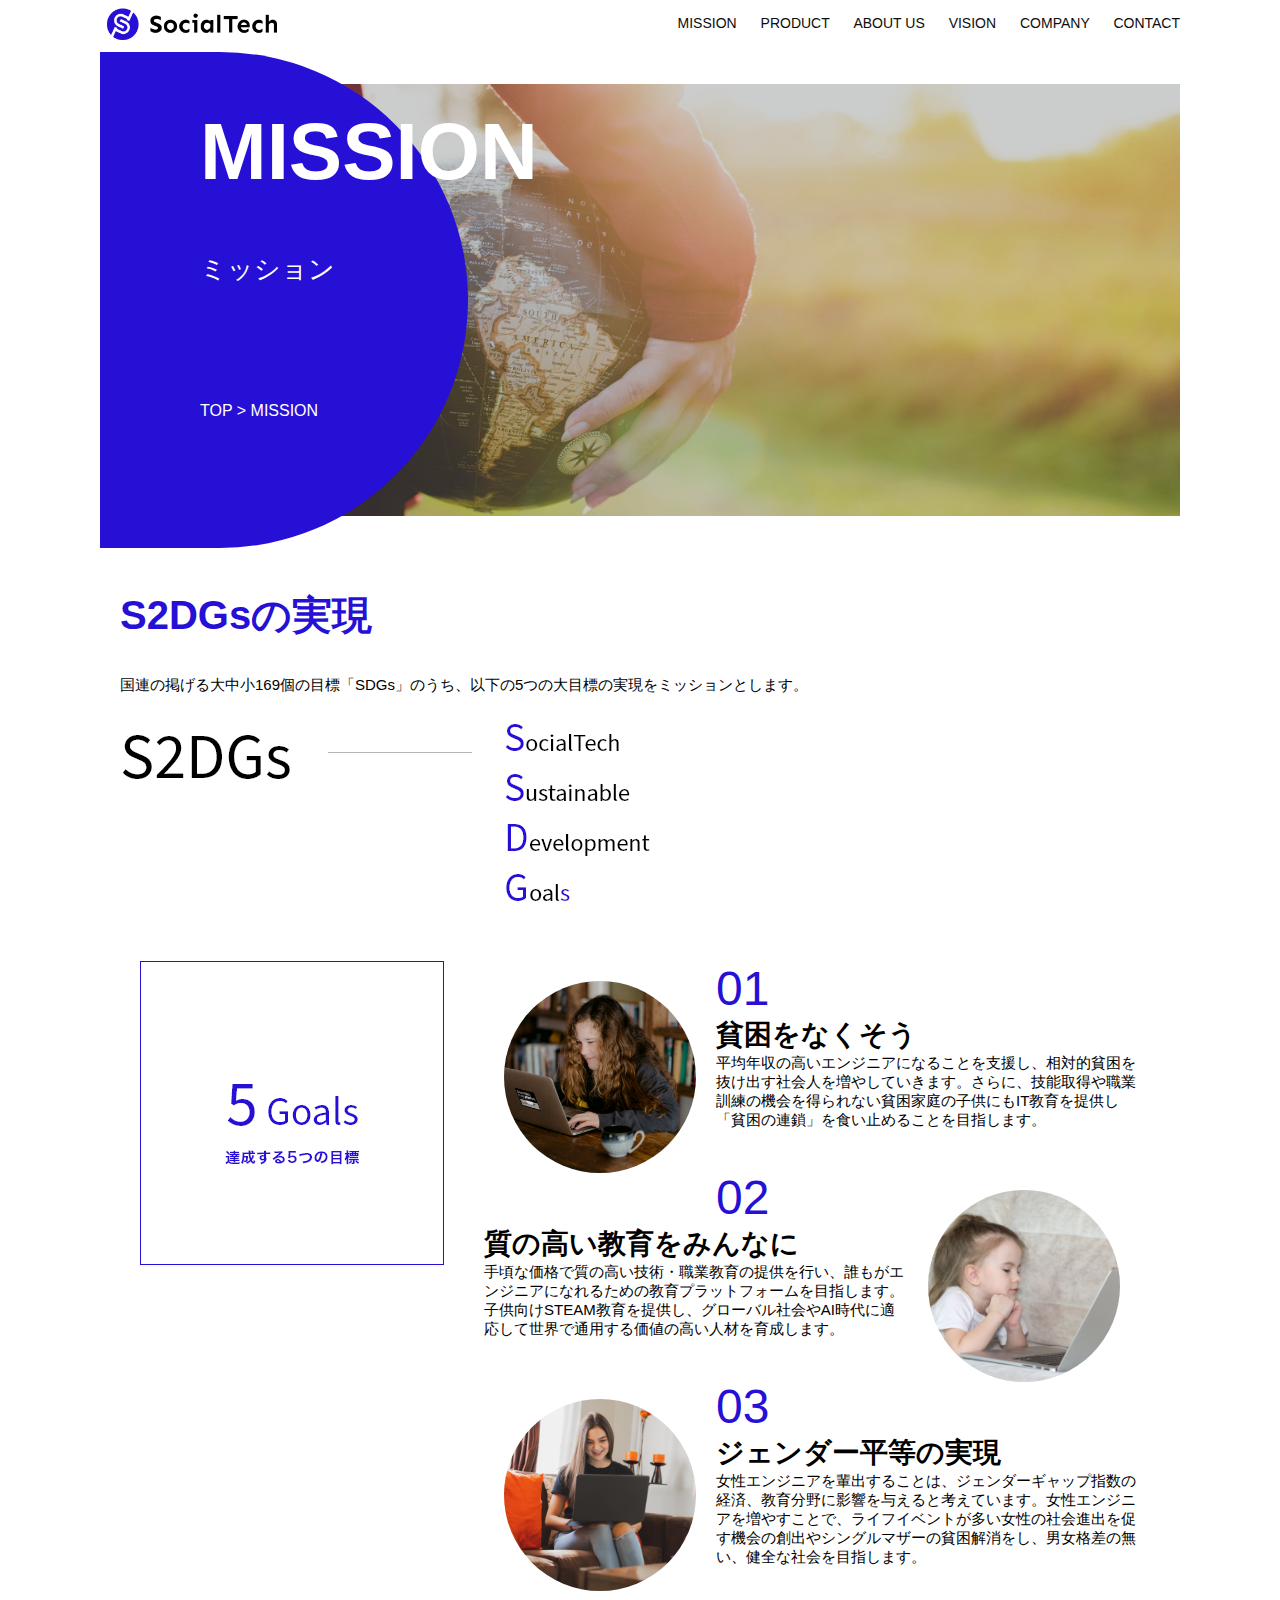
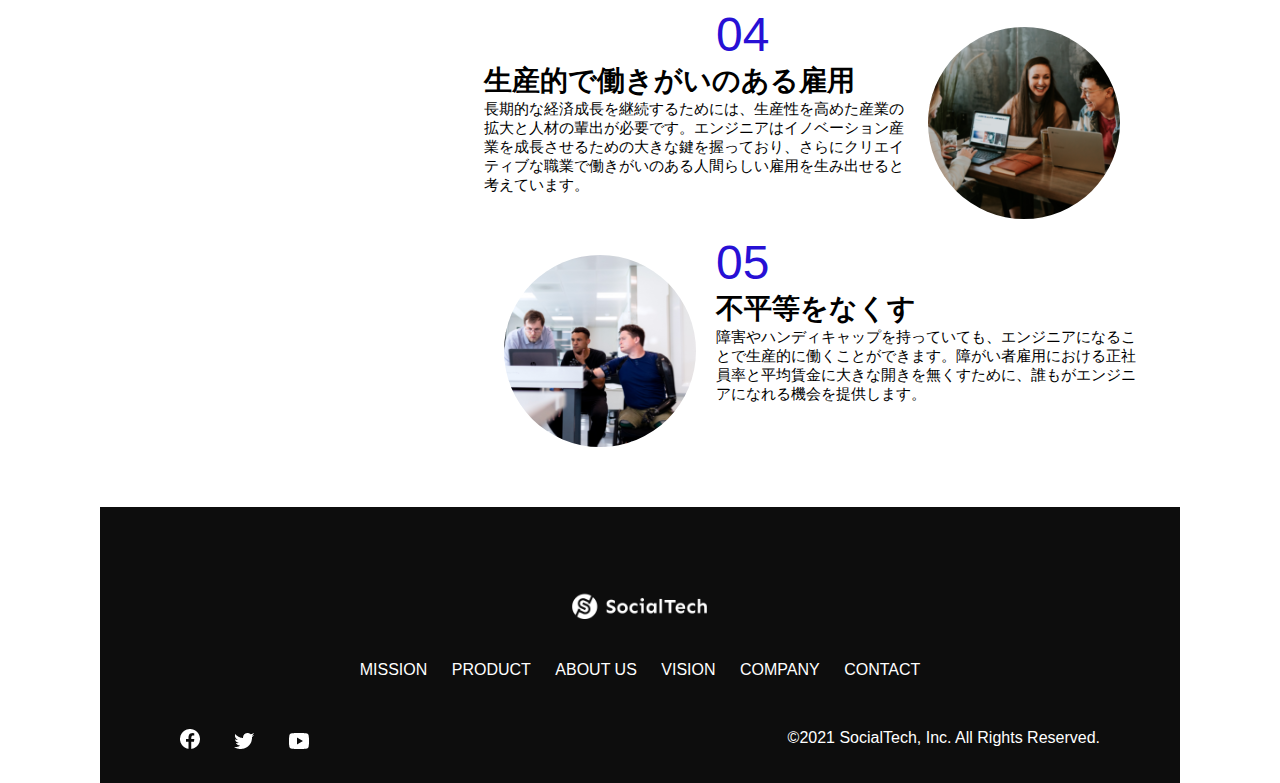
<file: kadai_tutorial_output/mission.html>
<!DOCTYPE html>
<html>
  <head>
    <title>SocialTech - MISSION ミッション -</title>
    <meta charset="UTF-8">
    <meta name="description" content="SocialTechが目指す5つの目標（S2DGs）を紹介します">
    <meta name="viewport" content="width=device-width, initial-scale=1.0">
    <link rel="stylesheet" href="style.css">
  </head>
  <body>
    <!--ヘッダー-->
    <header>
      <!--ロゴ-->
      <a href="index.html" id="logo"><img src="images/logo.png" alt="トップページ"></a>
      <!--PC用ナビゲーション-->
      <nav id="nav-pc">
        <a href="mission.html">MISSION</a>
        <a href="product.html">PRODUCT</a>
        <a href="index.html#aboutus">ABOUT US</a>
        <a href="index.html#vision">VISION</a>
        <a href="index.html#company">COMPANY</a>
        <a href="index.html#contact">CONTACT</a>
      </nav>
      <!--スマホ用メニューボタン-->
      <img id="menu-sp" src="images/button-menu.png" alt="ナビゲーションを開く" onclick="document.getElementById('nav-sp').style.display = 'block';">
      <!--スマホ用ナビゲーション-->
      <nav id="nav-sp">
        <img id="close" src="images/button-close.png" alt="ナビゲーションを閉じる" onclick="document.getElementById('nav-sp').style.display = 'none';">
        <a id="logo-sp" href="index.html" onclick="document.getElementById('nav-sp').style.display = 'none';"><img
            src="images/logo-sp.png" alt="トップページに戻る"></a>
        <a class="menu" href="mission.html" onclick="document.getElementById('nav-sp').style.display = 'none';">MISSION</a>
        <a class="menu" href="product.html" onclick="document.getElementById('nav-sp').style.display = 'none';">PRODUCT</a>
        <a class="menu" href="index.html#aboutus" onclick="document.getElementById('nav-sp').style.display = 'none';">ABOUT
          US</a>
        <a class="menu" href="index.html#vision"
          onclick="document.getElementById('nav-sp').style.display = 'none';">VISION</a>
        <a class="menu" href="index.html#company"
          onclick="document.getElementById('nav-sp').style.display = 'none';">COMPANY</a>
        <a class="menu" href="index.html#contact"
          onclick="document.getElementById('nav-sp').style.display = 'none';">CONTACT</a>
        <div id="sns">
          <a href="https://www.facebook.com/sejuku2013"><img src="images/button-facebook.png" alt="Facebookのリンク"></a>
          <a href="https://twitter.com/samuraijuku"><img src="images/button-twitter.png" alt="Twitterのリンク"></a>
          <a href="https://www.youtube.com/channel/UCCFOQO5aDK0xXam4cUQXT8g"><img src="images/button-youtube.png" alt="YouTubeのリンク"></a>
        </div>
      </nav>
    </header>
    <main>
      <article>
        <section id="mission-main">
          <div id="mission-title">
            <h1>MISSION</h1>
            <span>ミッション</span>
            <div>TOP > MISSION</div>
          </div>
        </section>
        <section id="mission-s2dgs">
          <h2 class="mission-h2">S2DGsの実現</h2>
          <p>国連の掲げる大中小169個の目標「SDGs」のうち、以下の5つの大目標の実現をミッションとします。</p>
          <img src="images/mission/mission-s2dgs.png" alt="S2DGs">
        </section>
        <section id="mission-5goals">
          <div>
            <img id="s2dgs-image" src="images/mission/mission-5goals.png" alt="5Goals">
          </div>
          <div>
            <div>
              <img class="fivegoals-image-left" src="images/mission/mission-5goals01.png" alt="PCを操作する女の子">
              <span class="fivegoals-number">01</span>
              <h3 class="fivegoals-h3">貧困をなくそう</h3>
              <p class="fivegoals-p">
               平均年収の高いエンジニアになることを支援し、相対的貧困を抜け出す社会人を増やしていきます。さらに、技能取得や職業訓練の機会を得られない貧困家庭の子供にもIT教育を提供し「貧困の連鎖」を食い止めることを目指します。
              </p>
            </div>

            <div>
              <img class="fivegoals-image-right" src="images/mission/mission-5goals02.png" alt="PCを見つめる小さい女の子">
              <span class="fivegoals-number">02</span>
              <h3 class="fivegoals-h3">質の高い教育をみんなに</h3>
               <p class="fivegoals-p">
                手頃な価格で質の高い技術・職業教育の提供を行い、誰もがエンジニアになれるための教育プラットフォームを目指します。子供向けSTEAM教育を提供し、グローバル社会やAI時代に適応して世界で通用する価値の高い人材を育成します。
               </p>
            </div>

            <div>
              <img class="fivegoals-image-left" src="images/mission/mission-5goals03.png" alt="PCを操作する女性">
              <span class="fivegoals-number">03</span>
              <h3 class="fivegoals-h3">ジェンダー平等の実現</h3>
              <p class="fivegoals-p">
                女性エンジニアを輩出することは、ジェンダーギャップ指数の経済、教育分野に影響を与えると考えています。女性エンジニアを増やすことで、ライフイベントが多い女性の社会進出を促す機会の創出やシングルマザーの貧困解消をし、男女格差の無い、健全な社会を目指します。
             </p>
            </div>

            <div>
              <img class="fivegoals-image-right" src="images/mission/mission-5goals04.png" alt="笑顔で話し合う3人の男女">
              <span class="fivegoals-number">04</span>
              <h3 class="fivegoals-h3">生産的で働きがいのある雇用</h3>
              <p class="fivegoals-p">
                長期的な経済成長を継続するためには、生産性を高めた産業の拡大と人材の輩出が必要です。エンジニアはイノベーション産業を成長させるための大きな鍵を握っており、さらにクリエイティブな職業で働きがいのある人間らしい雇用を生み出せると考えています。
              </p>
            </div>

            <div>
              <img class="fivegoals-image-left" src="images/mission/mission-5goals05.png" alt="障害を持つ男性が生き生きと働く様子">
              <span class="fivegoals-number">05</span>
              <h3 class="fivegoals-h3">不平等をなくす</h3>
              <p class="fivegoals-p">
               障害やハンディキャップを持っていても、エンジニアになることで生産的に働くことができます。障がい者雇用における正社員率と平均賃金に大きな開きを無くすために、誰もがエンジニアになれる機会を提供します。
              </p>
            </div>
          </div>
        </section>
      </article>
      <footer>
        <div id="footer-logo">
          <img src="images/logo-sp.png" alt="SocialTech">
        </div>
        <div id="footer-link">
          <a href="mission.html">MISSION</a>
          <a href="product.html">PRODUCT</a>
          <a href="index.html#aboutus">ABOUT US</a>
          <a href="index.html#vision">VISION</a>
          <a href="index.html#company">COMPANY</a>
          <a href="index.html#contact">CONTACT</a>
        </div>
        <div id="sns-footer">
          <a href="https://www.facebook.com/sejuku2013"><img src="images/button-facebook.png" alt="Facebookのリンク"></a>
          <a href="https://twitter.com/samuraijuku"><img src="images/button-twitter.png" alt="Twitterのリンク"></a>
          <a href="https://www.youtube.com/channel/UCCFOQO5aDK0xXam4cUQXT8g"><img src="images/button-youtube.png" alt="YouTubeのリンク"></a>
          <span id="copyright">&copy;2021 SocialTech, Inc. All Rights Reserved. </span>
        </div>
      </footer>
    </main>
  </body>
</html>
</file>
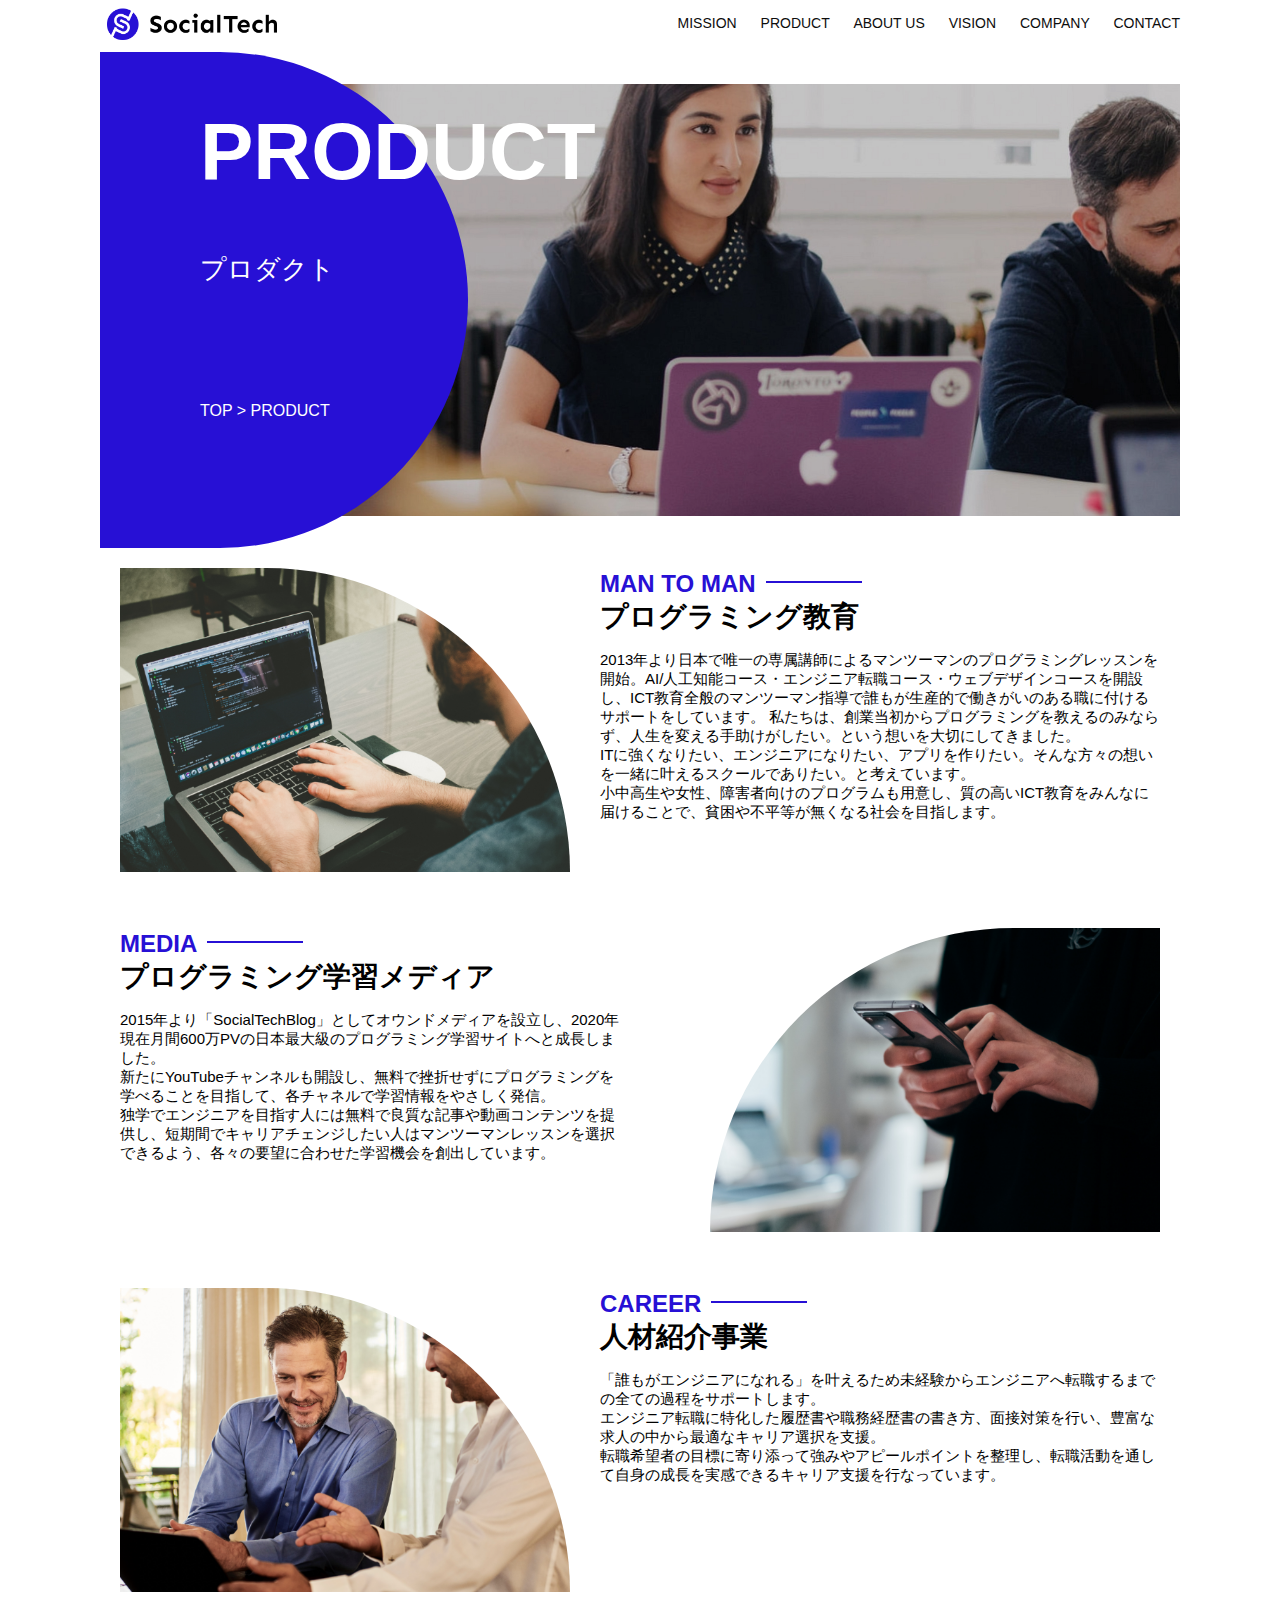
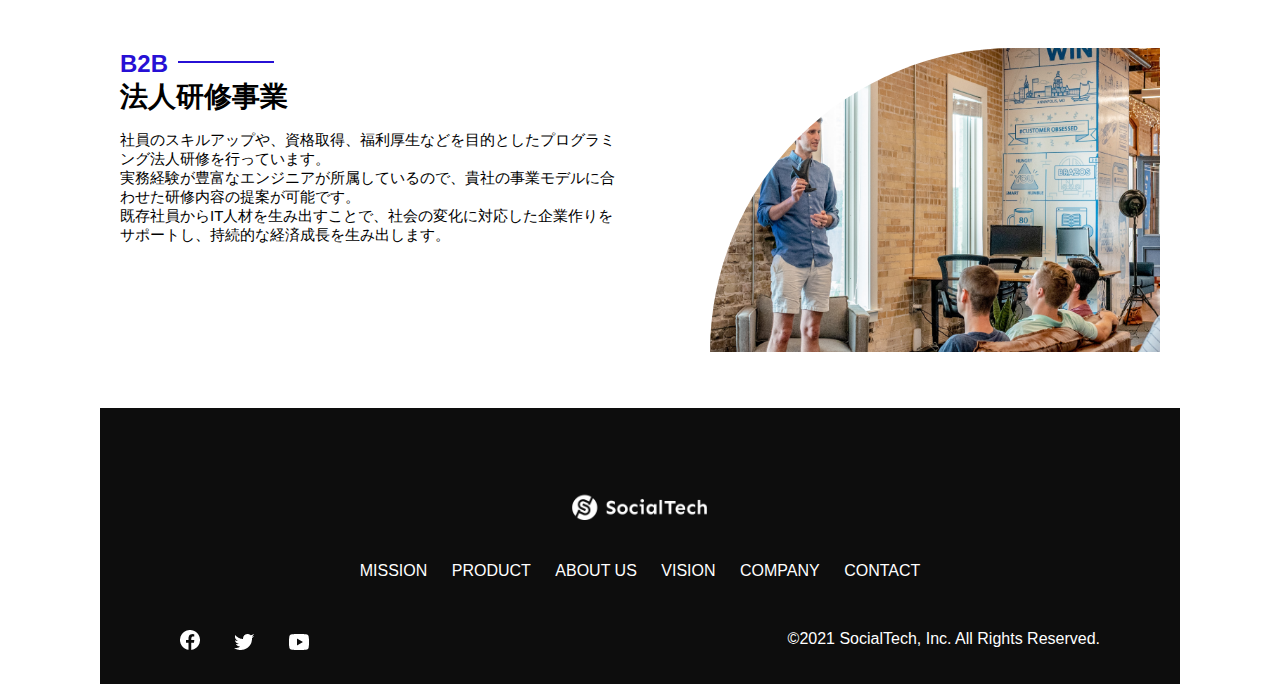
<file: kadai_tutorial_output/product.html>
<!DOCTYPE html>
<html>
  <head>
    <title>SocialTech -PRODUCT プロダクト-</title>
    <meta charset="UTF-8">
    <meta name="description" content="SocialTechの4つのプロダクトを紹介します"> 
    <meta name="viewport" content="width=device-width, initial-scale=1.0">
    <link rel="stylesheet" href="style.css">
  </head>
  <body>
    <!--ヘッダー-->
    <header>
      <!-- ロゴ -->
      <a href="index.html" id="logo"><img src="images/logo.png" alt="トップページに戻る"></a>
      <!--PC用ナビゲーション-->
      <nav id="nav-pc">
        <a href="mission.html">MISSION</a>
        <a href="product.html">PRODUCT</a>
        <a href="index.html#aboutus">ABOUT US</a>
        <a href="index.html#vision">VISION</a>
        <a href="index.html#company">COMPANY</a>
        <a href="index.html#contact">CONTACT</a>
      </nav>
      <!-- スマホ用メニューボタン -->
       <img id="menu-sp" src="images/button-menu.png" alt="ナビゲーションを開く" onclick="document.getElementById('nav-sp').style.display = 'block';">
      <!-- スマホ用ナビゲーション -->
      <nav id="nav-sp">
       <img id="close" src="images/button-close.png" alt="ナビゲーションを閉じる" onclick="document.getElementById('nav-sp').style.display = 'none';">
       <a id="logo-sp" href="index.html" onclick="document.getElementById('nav-sp').style.display = 'none';"><img src="images/logo-sp.png" alt="トップページに戻る"></a>
       <a class="menu" href="mission.html" onclick="document.getElementById('nav-sp').style.display = 'none';">MISSION</a>
       <a class="menu" href="product.html" onclick="document.getElementById('nav-sp').style.display = 'none';">PRODUCT</a>
       <a class="menu" href="index.html#aboutus" onclick="document.getElementById('nav-sp').style.display = 'none';">ABOUT US</a>
       <a class="menu" href="index.html#vision" onclick="document.getElementById('nav-sp').style.display = 'none';">VISION</a>
       <a class="menu" href="index.html#company" onclick="document.getElementById('nav-sp').style.display = 'none';">COMPANY</a>
       <a class="menu" href="index.html#contact" onclick="document.getElementById('nav-sp').style.display = 'none';">CONTACT</a>
       <div id="sns">
         <a href="https://www.facebook.com/sejuku2013"><img src="images/button-facebook.png" alt="Facebookのリンク"></a>
         <a href="https://twitter.com/samuraijuku"><img src="images/button-twitter.png" alt="Twitterのリンク"></a>
         <a href="https://www.youtube.com/channel/UCCFOQO5aDK0xXam4cUQXT8g"><img src="images/button-youtube.png" alt="YouTubeのリンク"></a>
       </div>
      </nav>
    </header>
    <main>
      <article>
        <section id="product-main">
          <div id="product-title">
            <h1>PRODUCT</h1>
            <span>プロダクト</span>
            <div>TOP > PRODUCT</div>
          </div>
        </section>
        <section class="product-section1">
          <img src="images/product/product-mantoman.png" alt="PCでコードを書く男性">
          <div>
            <h2 class="product-h2">MAN TO MAN</h2>
            <h3 class="product-h3">プログラミング教育</h3>
            <p>
              2013年より日本で唯一の専属講師によるマンツーマンのプログラミングレッスンを開始。AI/人工知能コース・エンジニア転職コース・ウェブデザインコースを開設し、ICT教育全般のマンツーマン指導で誰もが生産的で働きがいのある職に付けるサポートをしています。
              私たちは、創業当初からプログラミングを教えるのみならず、人生を変える手助けがしたい。という想いを大切にしてきました。<br>ITに強くなりたい、エンジニアになりたい、アプリを作りたい。そんな方々の想いを一緒に叶えるスクールでありたい。と考えています。<br>小中高生や女性、障害者向けのプログラムも用意し、質の高いICT教育をみんなに届けることで、貧困や不平等が無くなる社会を目指します。
            </p>
          </div>
        </section>
        <section class="product-section2">
          <div>
           <h2 class="product-h2">MEDIA</h2>
           <h3 class="product-h3">プログラミング学習メディア</h3>
           <p>
             2015年より「SocialTechBlog」としてオウンドメディアを設立し、2020年現在月間600万PVの日本最大級のプログラミング学習サイトへと成長しました。<br>新たにYouTubeチャンネルも開設し、無料で挫折せずにプログラミングを学べることを目指して、各チャネルで学習情報をやさしく発信。<br>独学でエンジニアを目指す人には無料で良質な記事や動画コンテンツを提供し、短期間でキャリアチェンジしたい人はマンツーマンレッスンを選択できるよう、各々の要望に合わせた学習機会を創出しています。
           </p>
          </div>
          <img src="images/product/product-media.png" alt="スマートフォンを操作する人">
        </section>
        <section class="product-section1">
          <img src="images/product/product-career.png" alt="笑顔で話し合う2人の男性">
         <div>
           <h2 class="product-h2">CAREER</h2>
           <h3 class="product-h3">人材紹介事業</h3>
           <p>
             「誰もがエンジニアになれる」を叶えるため未経験からエンジニアへ転職するまでの全ての過程をサポートします。<br>エンジニア転職に特化した履歴書や職務経歴書の書き方、面接対策を行い、豊富な求人の中から最適なキャリア選択を支援。<br>転職希望者の目標に寄り添って強みやアピールポイントを整理し、転職活動を通して自身の成長を実感できるキャリア支援を行なっています。<br>
           </p>
         </div>
        </section>
        <section class="product-section2">
          <div>
            <h2 class="product-h2">B2B</h2>
            <h3 class="product-h3">法人研修事業</h3>
            <p>
              社員のスキルアップや、資格取得、福利厚生などを目的としたプログラミング法人研修を行っています。<br>実務経験が豊富なエンジニアが所属しているので、貴社の事業モデルに合わせた研修内容の提案が可能です。<br>既存社員からIT人材を生み出すことで、社会の変化に対応した企業作りをサポートし、持続的な経済成長を生み出します。
            </p>
          </div>
          <img src="images/product/product-b2b.png" alt="講演中の男性とそれを聴く人々">
        </section>
      </article>
      <footer>
        <div id="footer-logo">
          <img src="images/logo-sp.png" alt="SocialTech">
        </div>
        <div id="footer-link">
          <a href="mission.html">MISSION</a>
          <a href="product.html">PRODUCT</a>
          <a href="index.html#aboutus">ABOUT US</a>
          <a href="index.html#vision">VISION</a>
          <a href="index.html#company">COMPANY</a>
          <a href="index.html#contact">CONTACT</a>
        </div>
        <div id="sns-footer">
          <a href="https://www.facebook.com/sejuku2013"><img src="images/button-facebook.png" alt="Facebookのリンク"></a>
          <a href="https://twitter.com/samuraijuku"><img src="images/button-twitter.png" alt="Twitterのリンク"></a>
          <a href="https://www.youtube.com/channel/UCCFOQO5aDK0xXam4cUQXT8g"><img src="images/button-youtube.png" alt="YouTubeのリンク"></a>
          <span id="copyright">&copy;2021 SocialTech, Inc. All Rights Reserved. </span>
        </div>
      </footer>
    </main>
  </body>
</html>
</file>
<file: html-css-kadai_13/style.css>
/*PC・スマホ共通*/
body{
  font-family: "Source Sans Pro", "Hiragino Kaku Gothic ProN", Meiryo, Arial,sans-serif;
}

p{
  font-size: 18px;
}

#main-visual > img {
  width: 100%;
}

/*PC用レイアウト*/
@media  screen and (min-width: 768px){
  #menu-sp{
    display: none;
  }
  #nav-sp{
    display: none;
  }

  body{
    max-width: 1080px;
    min-width: 960px;
    margin: 0 auto 0 auto;
  }

  header{
    display: flex;
    justify-content: space-between;
  }

  #nav-pc{
    text-align: right;
    font-size: 18px;
    padding-top: 10px;
  }

  #nav-pc > a {
    text-decoration: none;
    margin-left: 25px; 
  }

  #nav-pc > a:link{
    color: #0d0d0d;
  }

  #nav-pc > a:valid{
    color: #0d0d0d;
  }

  #nav-pc > a:hover{
    color: #0d0d0d;
    text-decoration: underline;
  }

  #nav-pc > a:active{
    color: #0d0d0d;
  }
}
/*スマホ用レイアウト*/
@media screen and (max-width:767px){
  body{
    min-width: 375px;
    margin: 0;
  }  

  #nav-pc {
    display: none;
  }
 /*ハンバーガーメニュー*/
  #menu-sp {
    float: right;
    padding: 0;
  }
 /*スマホ用ナビゲーション*/
  #nav-sp {
    background-color: #ce933e;
    position: absolute;
    left: 0;
    top: 0;
    height: 100%;
    width: 100%;
    display: none;
    z-index: 100;
  }
  /*Xボタン*/
  #close{
    position: absolute;
    top: 20px;
    right: 20px;
  }
 /*ナビゲーションロゴ*/
  #logo-sp {
    margin: 80px 0 30px 20px;
  }

  #nav-sp > a {
    display: block;
  }
  
  #nav-sp > a:link{
    color: #ffffff;
  }

  #nav-sp > a:visited {
    color: #ffffff;
  }

  #nav-sp > a:hover {
    color: #ffffff;
    text-decoration: underline;
  }

  #nav-sp > a:active{
    color: #ffffff;
  }

  #nav-sp > .menu{
    text-decoration: none;
    display: block;
    margin: 0 20px 0 20px;
    height: 44px;
    font-size: 16px;
    background-image: url(images/arrow.png);
    background-repeat: no-repeat;
    background-position: right top;
  }
}
</file>
<file: kadai_tutorial_output/style.css>
/*PC,スマホ共通スタイル*/
body {
  font-family: "Source Sans Pro", "Hiragino Kaku Gothic ProN", Meiryo, Arial, sans-serif;
}

p {
  font-size: 15px;
}

/*PC用のスタイル*/
@media  screen and (min-width: 768px) {
 /*横幅の設定*/
 body{
  max-width: 1080px;
  min-width: 960px;
  margin: 0 auto 0 auto;
  }

 header{
  display: flex;
  justify-content: space-between;
 }

 /*ナビゲーションのレイアウト*/
 #nav-pc{
  font-size: 14px;
  padding-top: 15px;
 }

/*ナビゲーションのリンクの装飾設定*/
#nav-pc > a{
  text-decoration: none;
  margin-left: 20px;
}

#nav-pc > a:link{
  color: #0d0d0d;
}

#nav-pc > a:visited{
  color: #0d0d0d;
}

#nav-pc > a:hover{
  color: #0d0d0d;
  text-decoration: underline;
}

#nav-pc > a:active{
  color: #0d0d0d;
}

#nav-sp,
#menu-sp{
  display: none;
}

/*メインビジュアル*/
#main-visual{
  position: relative;
  height: 400px;
}

#main-message{
  position: absolute;
  top: 0;
  left: 0;
  background-color: #2710d5;
  color: #ffffff;
  border-radius: 0 0 476px 0;
  max-width: 620px;
  width: 100%;
  height: 100%;
  z-index: 11;
}

/*見出し*/
#main-message > h1{
  font-size: 60px;
  font-weight: bold;
  margin: 100px 0 0 50px;
}

#main-message > p{
  font-size: 28px;
  margin: 0 0 0 50px;
}

#main-visual > img{
  max-width: 620px;
  border-radius: 476px 0 0 0;
  position: absolute;
  top: 0;
  right: 0;
  z-index: 10;
}

/*ミッション*/
h2{
  margin-top: 40px;
}

h2::after{
  content: url(images/line.png);
  margin-left: 10px;
}

h3{
  font-size: 27px;
}

#mission{
  margin: 80px auto 80px auto;
  width: 100%;
}

#mission-flex{
  width: 100%;
  display: flex;
}

#mission-flex > div{
  width: 50%;
  margin: 20px;
}

#mission-photo{
  width: 100%;
}

#s2dgs{
  margin-top: 50px;
  width: 100%;
}
/*プロダクト*/
#product {
  background-color: #fafafa;
  margin: 80px 0 80px 0;
  padding: 10px 40px 0px 40px;
}

#product > div {
  margin-top: 40px;
  display: flex;
}

#product-left {
  width: 50%;
  margin-right: 20px;
}

#product-right {
  width: 50%;
  margin-left: 20px;
  margin-top: 80px;
}

#product-left > div {
  position: relative;
  height: 480px;
  margin-right: 20px;
}

#product-right > div {
  position: relative;
  height: 480px;
  margin-left: 20px;
}

.product-photo{
  width: 100%;
}

.product-explain{
  background-color: #ffffff;
  position: absolute;
  left: 0;
  top: 280px;
  margin: 0 40px 0 40px;
  padding: 20px;
  box-shadow: 5px 5px 10px rgba(0, 0, 0, 0.05);
}

.product-explain > span {
  color: #2710d5;
  font-size: 16px;
  font-weight: bold;
  margin: 0;
}

.product-explain > h3 {
  font-size: 20px;
  margin: 5px 0 5px 0;
}

.product-explain > p {
  font-size: 14px;
  margin: 0;
}

#product-more {
  margin: 0 auto -42px auto;
}

#aboutus {
  margin: 80px auto 80px auto;
}

#aboutus > div {
  display: flex;
}

.culture-img {
  width: 100%;
  align-self: flex-start;
}

.culture-img2 {
  margin-top: 50px;
  width: 100%;
}

.culture-table {
  margin-right: 50px;
}

.culture-num {
  font-size: 80px;
  color: #2710d5;
  margin: 0 20px 0 0;
}

.culture-en {
  color: #2710d5;
  font-weight: bold;
  font-size: 24px;
  display: block;
}

.culture-jp {
  font-size: 28px;
  font-weight: bold;
}

.culture-description {
  margin: 0;
}

/*vision*/
#vision {
  margin: 80px auto 80px auto; 
}

#vision > div {
  width: 100%;
  display: flex;
  justify-content: space-between;
  flex-wrap: wrap;
}

.vision-box {
  width: 300px;
  height: 300px;
  margin-bottom: 30px;
  position: relative;
}

.vision-box > img {
  width: 100%;
  height: auto;
  position: absolute;
  top: 0;
  left: 0;
  z-index: 30;
}

.vision-box > span {
  position: absolute;
  top: 0;
  left: 0;
  z-index: 31;
  margin-right: 20px;
}

.vision-box > span > h4{
  color: #2710d5;
  font-size: 19px;
  margin: 80px 0 0 0;
}

.vision-box > span > h4::first-letter{
  font-size: 40px;
}

.vision-box > span > h5{
  font-size: 20px;
  margin: 0 0 0 0;
}

.vision-box > span > p{
  margin: 10px 0 0 0;
}

/*CASES*/
#cases{
  margin: 40px 0 40px 0;
  width: 100%;
}

#cases > ul{
  display: flex;
  list-style: none;
  justify-content: center;
}

#cases > ul > li {
  width: 33%;
  margin: 20px;
}

.case-card{
  background-color: #ffffff;
  min-height: 400px;
  box-shadow: 5px 5px 15px rgba(0, 0, 0, 0.2);
}

.case-img{
  width: 100%;
}

.case-info{
  padding: 10px 20px 10px 20px;
}

.case-name{
  color: #2710d5;
  font-size: 19px;
}

.case-content{
  font-size: 14px;
}

/*COMPANY*/
#company {
  margin: 80px auto 80px auto;
}

.tableheader {
  text-align: left;
  padding: 20px;
  border-bottom-color: #2710d5;
  border-bottom-width: 1px;
  border-bottom-style: solid;
  width: 100px;
}

.tableheader-first{
  text-align: left;
  padding: 20px;
  border-bottom-color: #2710d5;
  border-bottom-width: 1px;
  border-bottom-style: solid;
  border-top-color: #2710d5;
  border-top-width: 1px;
  border-top-style: solid;
  width: 100px;
}

.cell{
  padding: 30px;
  border-bottom-color: #ececec;
  border-bottom-width: 1px;
  border-bottom-style: solid;
}

.cell-first{
  padding: 30px;
  border-bottom-color: #ececec;
  border-bottom-width: 1px;
  border-bottom-style: solid;
  border-top-color: #ececec;
  border-top-width: 1px;
  border-top-style: solid;
}

#company > iframe {
  width: 100%;
  height: 368px;
  margin-top: 40px;
}

/*お問い合わせ*/
#contact{
  margin: 80px auto 80px auto;
}

#contact > form > div {
  display: flex;
  flex-direction: row;
  flex-wrap: wrap;
  padding-bottom: 30px;
}

.contact-heading{
  width: 240px;
  align-self: center;
}

.contact-label{
  font-weight: bold;
}

.contact-span{
  color: #ce2222;
  margin: 0 0 0 20px;
  font-weight: bold;
}

.contact-textbox{
  border-top: 0;
  border-left: 0;
  border-right: 0;
  border-bottom-width: 1px;
  border-bottom-color: #707070;
  border-bottom-style: solid;
  background-color: #fafafa;
  width: 400px;
  height: 56px;
}

.contact-textarea{
  border-top: 0;
  border-left: 0;
  border-right: 0;
  border-bottom-width: 1px;
  border-bottom-color: #707070;
  border-bottom-style: solid;
  background-color: #fafafa;
  width: 400px;
  height: 200px;
}

details{
  width: 700px;
}

details > div {
  background-color: #fafafa;
  padding: 20px;
}

details > div > span {
  font-weight: bold;
}

/*フッター*/
footer{
  background-color: #0d0d0d;
  text-align: center;
  padding: 80px 80px 30px 80px;
}

#footer-logo {
  margin-bottom: 30px;
}

#footer-link {
  margin-bottom: 50px;
}

#footer-link > a {
  text-decoration: none;
  margin: 10px;
}

#footer-link > a:link {
  color: #ffffff;
}

#footer-link > a:visited {
  color: #ffffff;
}

#footer-link > a:hover {
  color: #ffffff;
  text-decoration: underline;
}

#footer-link > a:active {
  color: #ffffff;
}

#sns-footer {
  text-align: left;
  width: 100%;
}

#sns-footer > a {
  margin-right: 30px;
}

#copyright{
  color: #ffffff;
  float: right;
}
/* mission.html用スタイル */
/* ミッションのメインビジュアル */
#mission-main{
  height: 496px;
  width: 100%;
  background-image: url(images/mission/mission-main.png);
  background-repeat: no-repeat;
  background-position-y: center;
}
#mission-title{
  background-color: #2710d5;
  width: 368px;
  color: #ffffff;
  height: 496px;
  border-radius:0 248px 248px 0;
  position: relative;
}
#mission-title > h1{
  position: absolute;
  top: 0;
  left: 100px;
  font-size: 80px;
}
#mission-title > span{
  position: absolute;
  top: 200px;
  left: 100px;
  font-size: 26px;
}
#mission-title > div{
  position: absolute;
  top: 350px;
  left: 100px;
  font-size: 16px;
}
#mission-s2dgs{
  width: 100%;
  margin: 20px;
}
.mission-h2{
  color: #2710d5;
  font-size: 40px;
}
.mission-h2::after{
  content: none;
}
#mission-5goals{
  margin: 20px;
  display: flex;
}
#mission-5goals > div{
  flex-grow: 1;
  padding: 20px;
}
#mission-5goals > div > div{
  margin-bottom: 40px;
}
.fivegoals-image-right{
  float: right;
  margin: 20px;
}
.fivegoals-image-left{
  float: left;
  margin: 20px;
}
.fivegoals-number{
  color: #2710d5;
  font-size: 48px;
  margin: 0;
}
.fivegoals-h3{
  font-size: 28px;
  margin: 0;
}
.fivegoals-p{
  margin: 0;
}
/*product*/
#product-main{
  height: 496px;
  width: 100%;
  background-image: url(images/product/product-main.png);
  background-repeat: no-repeat;
  background-position-y: center;
}
#product-title{
  background-color: #2710d5;
  width: 368px;
  color: #ffffff;
  height: 496px;
  border-radius: 0 248px 248px 0;
  position: relative;
}
#product-title > h1{
  position: absolute;
  top: 0;
  left: 100px;
  font-size: 80px;
}
#product-title > span{
  position: absolute;
  top: 200px;
  left: 100px;
  font-size: 26px;
}
#product-title > div {
  position: absolute;
  top: 350px;
  left: 100px;
  font-size: 16px;
}
/*セクション1*/
.product-section1{
  position: relative;
  margin: 20px;
  height: 340px;
}
.product-section1 > img {
  position: absolute;
  top: 0;
  left: 0;
  width: 450px;
  margin: 0 40px 30px 0;
  border-radius: 0 432px 0 0;
}
.product-section1 > div {
  position: absolute;
  top: 0;
  left: 480px;
}
/*セクション2*/
.product-section2{
  position: relative;
  margin: 20px;
  height: 340px;
}
.product-section2 > img{
  position: absolute;
  top: 0;
  right: 0;
  width: 450px;
  margin: 0 0 30px 40px;
  border-radius: 432px 0 0 0;
}
.product-section2 > div{
  width: 500px;
  position: absolute;
  top: 0;
  left: 0;
}
.product-h2{
  color: #2710d5;
  font-size: 24px;
  margin: 0;
}
.product-h3{
  font-size: 28px;
  margin: 0;
}
}

/*スマホ用のスタイル*/
@media screen and (max-width:767px){
  body{
    min-width: 375px;
    margin: 0;
  }
  #nav-pc {
    display: none;
  }
 #menu-sp{
  float: right;
  padding: 0;
 }
  /* スマホ用ナビゲーションの表示切替 */
  /* 初期状態、レイアウトと非表示設定 */  
 #nav-sp{
  background-color: #2710d5;
  position: absolute;
  left: 0;
  top: 0;
  height: 100%;
  width: 100%;
  display: none;
  z-index: 100;
 }

 /* ×ボタン */
 #close{
  position: absolute;
  top: 20px;
  right: 20px;
 }

 /* ナビゲーションメニュー用ロゴ */
 #logo-sp{
  margin: 80px 0 30px 20px;
 }

 /* ナビゲーションのリンクの装飾設定 */
 #nav-sp > a {
  display: block;
 }

 #nav-sp > a:link {
  color: #ffffff;
 }

 #nav-sp > a:visited {
  color: #ffffff;
 }

 #nav-sp > a:hover {
  color: #ffffff;
  text-decoration: underline;
 }

 #nav-sp > a:active  {
  color: #ffffff;
 }

 #nav-sp > .menu {
  text-decoration: none;
  display: block;
  margin: 0 20px 0 20px;
  height: 44px;
  font-size: 16px;
  background-image: url(images/arrow.png);
  background-repeat: no-repeat;
  background-position: right top;
 }

 #sns {
  position: absolute;
  bottom: 20px;
  left: 20px;
 }

 #sns > a {
  margin-right: 30px;
 }

/*スマホ非表示*/

#main-visual{
  position: relative;
  height: 470px;
  width: 100%;
  overflow: hidden;
}

#main-visual > div{
  position: absolute;
  top: 0;
  left: 0;
  background-color: #2710d5;
  color: white;
  border-radius: 0 0 476px 0;
  text-align: center;
  height: 280px;
  width: 100%;
  z-index: 11;
}

h1{
  font-size: 28px;
  margin-top: 90px;
}

p{
  margin: 0;
}

#main-visual > img {
  width: 100%;
  border-radius: 476px 0 0 0 ;
  z-index: 10;
  position: absolute;
  bottom: 0;
  right: 0;
}

h2::after{
  content:  url(images/line.png);
  margin-left: 10px;
}

h3{
  font-size: 24px;
  margin-top: 10px;
}

#mission {
  margin: 20px;
}

#mission-photo{
  width: 100%;
}

#s2dgs{
  width: 100%;
}
/*プロダクト*/
#product {
  background-color: #fafafa;
  padding-top: 10px;
}

#product h2{
  margin-left: 20px;
}

#product-left,
#product-right {
  margin-right: 20px;
  margin-left: 20px;
}

#product-left > div,
#product-right > div{
  position: relative;
  height: 540px;
}

.product-explain{
  background-color: #ffffff;
  position: absolute;
  left: 0;
  bottom: 50px;
  padding: 20px;
  box-shadow: 5px 5px 10px rgba(0, 0, 0, 0.05);
}
 
.product-explain > span{
  color: #2710d5;
  font-weight: bold;
  font-size: 16px;
  margin: 0;
}

.product-explain > h3 {
  margin: 10px 0 10px 0;
}

.product-photo{
  width: 100%;
}

#product > img {
  margin: 0 0 -42px 20px;
}
/*about us*/
#aboutus{
  margin: 80px 20px 80px 20px;
}

#aboutus > div {
  display: flex;
  flex-direction: column;
}

.culture-table{
  width: 100%;
  padding-right: 20px;
  order: 2;
}

.culture-img{
  width: 100%;
  order: 1;
}

.culture-img2{
  width: 100%;
}

.culture-num{
  font-size: 80px;
  color: #2710d5;
}

.culture-en{
  color: #2710d5;
  font-weight: bold;
  font-size: 24px;
  display: block;
}

.culture-jp{
  display: block;
}

.culture-description{
  margin: 0;
}
/*ビジョン*/
 #vision{
  margin: 80px 20px 80px 20px;
 }

 .vision-box{
  width: 300px;
  height: 300px;
  margin-bottom: 30px;
  position: relative;
 }

 .vision-box > img{
  width: 100%;
  height: auto;
  position: absolute;
  top: 0;
  left: 0;
  z-index: 30;
 }

 .vision-box > span {
  position: absolute;
  top: 0;
  left: 0;
  z-index: 31;
  margin-left: 20px;
}

.vision-box > span > h4{
  color: #2710d5;
  font-size: 19px;
  margin-top: 60px;
}

.vision-box > span > h5{
  font-size: 20px;
  margin: 0;
}

.vision-box > span > p {
  margin-top: 10px;
}
/*会社概要*/
#company{
  margin: 0 20px 0 20px;
}

#company > h3{
  margin-bottom: 20px;
}

#company > table {
  width: 100%;
}

.tableheader-first{
  text-align: left;
  padding: 20px;
  border-bottom-color: #2710d5;
  border-bottom-width: 1px;
  border-bottom-style: solid;
  border-top-color: #2710d5;
  border-top-width: 1px;
  border-top-style: solid;
  width: 50px;
}

.tableheader{
  text-align: left;
  padding: 20px;
  border-bottom-color: #ececec;
  border-bottom-width: 1px;
  border-bottom-style: solid;
  width: 50px;
}

.cell{
  padding: 20px;
  border-bottom-color: #ececec;
  border-bottom-width: 1px;
  border-bottom-style: solid;
}

.cell-first{
  padding: 20px;
  border-bottom-color: #ececec;
  border-bottom-width: 1px;
  border-bottom-style: solid;
  border-top-color: #ececec;
  border-top-width: 1px;
  border-top-style: solid;
}

#company > iframe {
  width: 100%;
  height: 240px;
  margin-top: 40px;
}
/*お問い合わせ*/
#contact{
  margin: 80px 20px 80px 20px;
}

#contact > h3{ 
  margin-bottom: 20px;
}

#contact > form > div {
  margin-bottom: 20px;
}

.contact-heading{
  margin-bottom: 20px;
}

.contact-label{
  font-weight: bold;
}

.contact-span{
  color: #ce2222;
  margin-right: 20px;
  font-weight: bold;
}

.contact-textbox{
  height: 56px;
  border-top: 0;
  border-left: 0;
  border-right: 0;
  background-color: #fafafa;
  border-bottom-color: #707070;
  border-bottom-width: 1px;
  border-bottom-style: solid;
  min-width: 300px;
  width: 100%;
}

.contact-textarea{
  height: 150px;
  border-top: 0;
  border-left: 0;
  border-right: 0;
  border-bottom-color: #707070;
  width: 100%;
}

.radiobutton{
  margin-bottom: 20px;
}

.radiobutton + label::after{
  content: "\A";
  white-space: pre; 
}

/*フッター*/
footer{
  background-color: #0d0d0d;
  padding: 30px 20px 50px 20px;
}

#footer-logo{
  margin-bottom: 30px;
}

#footer-link{
  margin-bottom: 50px;
}

#footer-link > a {
  text-decoration: none;
  margin: 0 20px 30px 0;
  display: block;
  background-image: url(images/arrow.png);
  background-repeat: no-repeat;
  background-position: right top;
}

#footer-link > a:link{
  color: #ffffff;
}

#footer-link > a:visited{
  color: #ffffff;
}
#footer-link > a:hover{
  color: #ffffff;
  text-decoration: underline;
}
#footer-link > a:active{
  color: #ffffff;
}
/*mission*/
#mission-main{
  height: 256px;
  width: 100%;
  background-image: url(images/mission/mission-main.png);
  background-repeat: no-repeat;
  background-position-y: center;
  background-size: auto 208px;
}
#mission-title{
  background-color: #2710d5;
  width: 136px;
  color: #ffffff;
  height: 256px;
  border-radius: 0 248px 248px 0;
  position: relative;
}
#mission-title > h1{
  position: absolute;
  top: 0;
  left: 20px;
  font-size: 40px;
}
#mission-title > span{
  position: absolute;
  top: 140px;
  left: 20px;
  font-size: 18px;
}
#mission-title > div{
  position: absolute;
  top: 180px;
  left: 20px;
  font-size: 13px;
}
#mission-s2dgs{
  margin: 20px;
}
.mission-h2{
  color: #2710d5;
  font-size: 38px;
  margin: 38px;
}
.mission-h2::after{
  content: none;
}
#mission-s2dgs > img{
  width: 100%;
}
#mission-5goals{
  margin: 20px;
}
#mission-5goals > div > div {
  margin-bottom: 40px;
}
#s2dgs-image{
  width: 100%;
}
.fivegoals-image-right{
  margin: 20px auto;
  display: block;
}
.fivegoals-image-left{
  margin: 20px auto;
  display: block;
}
.fivegoals-number{
  color: #2710d5;
  font-size: 48px;
  margin: 0;
}
.fivegoals-h3{
  font-size: 28px;
  margin: 0;
}
.fivegoals-p{
  margin: 0;
}
/*puroduct*/
#product-main{
  height: 256px;
  width: 100%;
  background-image: url(images/product/product-main.png);
  background-repeat: no-repeat;
  background-position-y: center;
  background-size: auto 208px;
}
#product-title{
  background-color: #2710d5;
  width: 136px;
  color: #ffffff;
  height: 256px;
  border-radius: 0 248px 248px 0;
  position: relative;
}
#product-title > h1 {
  position: absolute;
  top: 0;
  left: 20px;
  font-size: 40px;
}
#product-title > span {
  position: absolute;
  top: 140px;
  left: 20px;
  font-size: 18px;
}
#product-title > div{
  position: absolute;
  top: 180px;
  left: 20px;
  font-size: 13px;
}
.product-section1{
  margin: 20px;
}
.product-section1 > img{
  width: 100px;
  border-radius: 0 300px 0 0;
}
.product-section2{
  margin: 20px;
  display: flex;
  flex-direction: column;
}
.product-section2 > img{
  order: 1;
  width: 100%;
  border-radius: 0 0 0 300px;
}
.product-section2 > div{
  order: 2;
}
.product-h2{
  color: #2710d5;
  font-size: 24px;
  margin: 0;
}
.product-h3{
  font-size: 28px;
  margin: 0;
}
}
</file>
<file: socialtech/style.css>
/*PC,スマホ共通スタイル*/
body {
  font-family: "Source Sans Pro", "Hiragino Kaku Gothic ProN", Meiryo, Arial, sans-serif;
}

p {
  font-size: 15px;
}

/*PC用のスタイル*/
 /*横幅の設定*/
body{
  max-width: 1080px;
  min-width: 960px;
  margin: 0 auto 0 auto;
}

header{
  display: flex;
  justify-content: space-between;
}

/*ナビゲーションのレイアウト*/
#nav-pc{
  font-size: 14px;
  padding-top: 15px;
}

/*ナビゲーションのリンクの装飾設定*/
#nav-pc > a{
  text-decoration: none;
  margin-left: 20px;
}

#nav-pc > a:link{
  color: #0d0d0d;
}

#nav-pc > a:visited{
  color: #0d0d0d;
}

#nav-pc > a:hover{
  color: #0d0d0d;
  text-decoration: underline;
}

#nav-pc > a:active{
  color: #0d0d0d;
}

/*メインビジュアル*/
#main-visual{
  position: relative;
  height: 400px;
}

#main-message{
  position: absolute;
  top: 0;
  left: 0;
  background-color: #2710d5;
  color: #ffffff;
  border-radius: 0 0 476px 0;
  max-width: 620px;
  width: 100%;
  height: 100%;
  z-index: 11;
}

/*見出し*/
#main-message > h1{
  font-size: 60px;
  font-weight: bold;
  margin: 100px 0 0 50px;
}

#main-message > p{
  font-size: 28px;
  margin: 0 0 0 50px;
}

#main-visual > img{
  max-width: 620px;
  border-radius: 476px 0 0 0;
  position: absolute;
  top: 0;
  right: 0;
  z-index: 10;
}

/*ミッション*/
h2{
  margin-top: 40px;
}

h2::after{
  content: url(images/line.png);
  margin-left: 10px;
}

h3{
  font-size: 27px;
}

#mission{
  margin: 80px auto 80px auto;
  width: 100%;
}

#mission-flex{
  width: 100%;
  display: flex;
}

#mission-flex > div{
  width: 50%;
  margin: 20px;
}

#mission-photo{
  width: 100%;
}

#s2dgs{
  margin-top: 50px;
  width: 100%;
}
/*プロダクト*/
#product {
  background-color: #fafafa;
  margin: 80px 0 80px 0;
  padding: 10px 40px 0px 40px;
}

#product > div {
  margin-top: 40px;
  display: flex;
}

#product-left {
  width: 50%;
  margin-right: 20px;
}

#product-right {
  width: 50%;
  margin-left: 20px;
  margin-top: 80px;
}

#product-left > div {
  position: relative;
  height: 480px;
  margin-right: 20px;
}

#product-right > div {
  position: relative;
  height: 480px;
  margin-left: 20px;
}

.product-photo{
  width: 100%;
}

.product-explain{
  background-color: #ffffff;
  position: absolute;
  left: 0;
  top: 280px;
  margin: 0 40px 0 40px;
  padding: 20px;
  box-shadow: 5px 5px 10px rgba(0, 0, 0, 0.05);
}

.product-explain > span {
  color: #2710d5;
  font-size: 16px;
  font-weight: bold;
  margin: 0;
}

.product-explain > h3 {
  font-size: 20px;
  margin: 5px 0 5px 0;
}

.product-explain > p {
  font-size: 14px;
  margin: 0;
}

#product-more {
  margin: 0 auto -42px auto;
}

#aboutus {
  margin: 80px auto 80px auto;
}

#aboutus > div {
  display: flex;
}

.culture-img {
  width: 100%;
  align-self: flex-start;
}

.culture-img2 {
  margin-top: 50px;
  width: 100%;
}

.culture-table {
  margin-right: 50px;
}

.culture-num {
  font-size: 80px;
  color: #2710d5;
  margin: 0 20px 0 0;
}

.culture-en {
  color: #2710d5;
  font-weight: bold;
  font-size: 24px;
  display: block;
}

.culture-jp {
  font-size: 28px;
  font-weight: bold;
}

.culture-description {
  margin: 0;
}

/*vision*/
#vision {
  margin: 80px auto 80px auto; 
}

#vision > div {
  width: 100%;
  display: flex;
  justify-content: space-between;
  flex-wrap: wrap;
}

.vision-box {
  width: 300px;
  height: 300px;
  margin-bottom: 30px;
  position: relative;
}

.vision-box > img {
  width: 100%;
  height: auto;
  position: absolute;
  top: 0;
  left: 0;
  z-index: 30;
}

.vision-box > span {
  position: absolute;
  top: 0;
  left: 0;
  z-index: 31;
  margin-right: 20px;
}

.vision-box > span > h4{
  color: #2710d5;
  font-size: 19px;
  margin: 80px 0 0 0;
}

.vision-box > span > h4::first-letter{
  font-size: 40px;
}

.vision-box > span > h5{
  font-size: 20px;
  margin: 0 0 0 0;
}

.vision-box > span > p{
  margin: 10px 0 0 0;
}

/*COMPANY*/
#company {
  margin: 80px auto 80px auto;
}

.tableheader {
  text-align: left;
  padding: 20px;
  border-bottom-color: #2710d5;
  border-bottom-width: 1px;
  border-bottom-style: solid;
  width: 100px;
}

.tableheader-first{
  text-align: left;
  padding: 20px;
  border-bottom-color: #2710d5;
  border-bottom-width: 1px;
  border-bottom-style: solid;
  border-top-color: #2710d5;
  border-top-width: 1px;
  border-top-style: solid;
  width: 100px;
}

.cell{
  padding: 30px;
  border-bottom-color: #ececec;
  border-bottom-width: 1px;
  border-bottom-style: solid;
}

.cell-first{
  padding: 30px;
  border-bottom-color: #ececec;
  border-bottom-width: 1px;
  border-bottom-style: solid;
  border-top-color: #ececec;
  border-top-width: 1px;
  border-top-style: solid;
}

#company > iframe {
  width: 100%;
  height: 368px;
  margin-top: 40px;
}

/*お問い合わせ*/
#contact{
  margin: 80px auto 80px auto;
}

#contact > form > div {
  display: flex;
  flex-direction: row;
  flex-wrap: wrap;
  padding-bottom: 30px;
}

.contact-heading{
  width: 240px;
  align-self: center;
}

.contact-label{
  font-weight: bold;
}

.contact-span{
  color: #ce2222;
  margin: 0 0 0 20px;
  font-weight: bold;
}

.contact-textbox{
  border-top: 0;
  border-left: 0;
  border-right: 0;
  border-bottom-width: 1px;
  border-bottom-color: #707070;
  border-bottom-style: solid;
  background-color: #fafafa;
  width: 400px;
  height: 56px;
}

.contact-textarea{
  border-top: 0;
  border-left: 0;
  border-right: 0;
  border-bottom-width: 1px;
  border-bottom-color: #707070;
  border-bottom-style: solid;
  background-color: #fafafa;
  width: 400px;
  height: 200px;
}

details{
  width: 700px;
}

details > div {
  background-color: #fafafa;
  padding: 20px;
}

details > div > span {
  font-weight: bold;
}

/*フッター*/
footer{
  background-color: #0d0d0d;
  text-align: center;
  padding: 80px 80px 30px 80px;
}

#footer-logo {
  margin-bottom: 30px;
}

#footer-link {
  margin-bottom: 50px;
}

#footer-link > a {
  text-decoration: none;
  margin: 10px;
}

#footer-link > a:link{
  color: #ffffff;
}

#footer-link > a:visited{
  color: #ffffff;
}

#footer-link > a:hover{
  color: #ffffff;
  text-decoration: underline;
}

#footer-link > a:active{
  color: #ffffff;
}

#sns-footer{
  text-align: left;
  width: 100%;
}

#sns-footer > a{
  margin-right: 30px;
}

#copyright{
  color: #ffffff;
  float: right;
}
</file>
